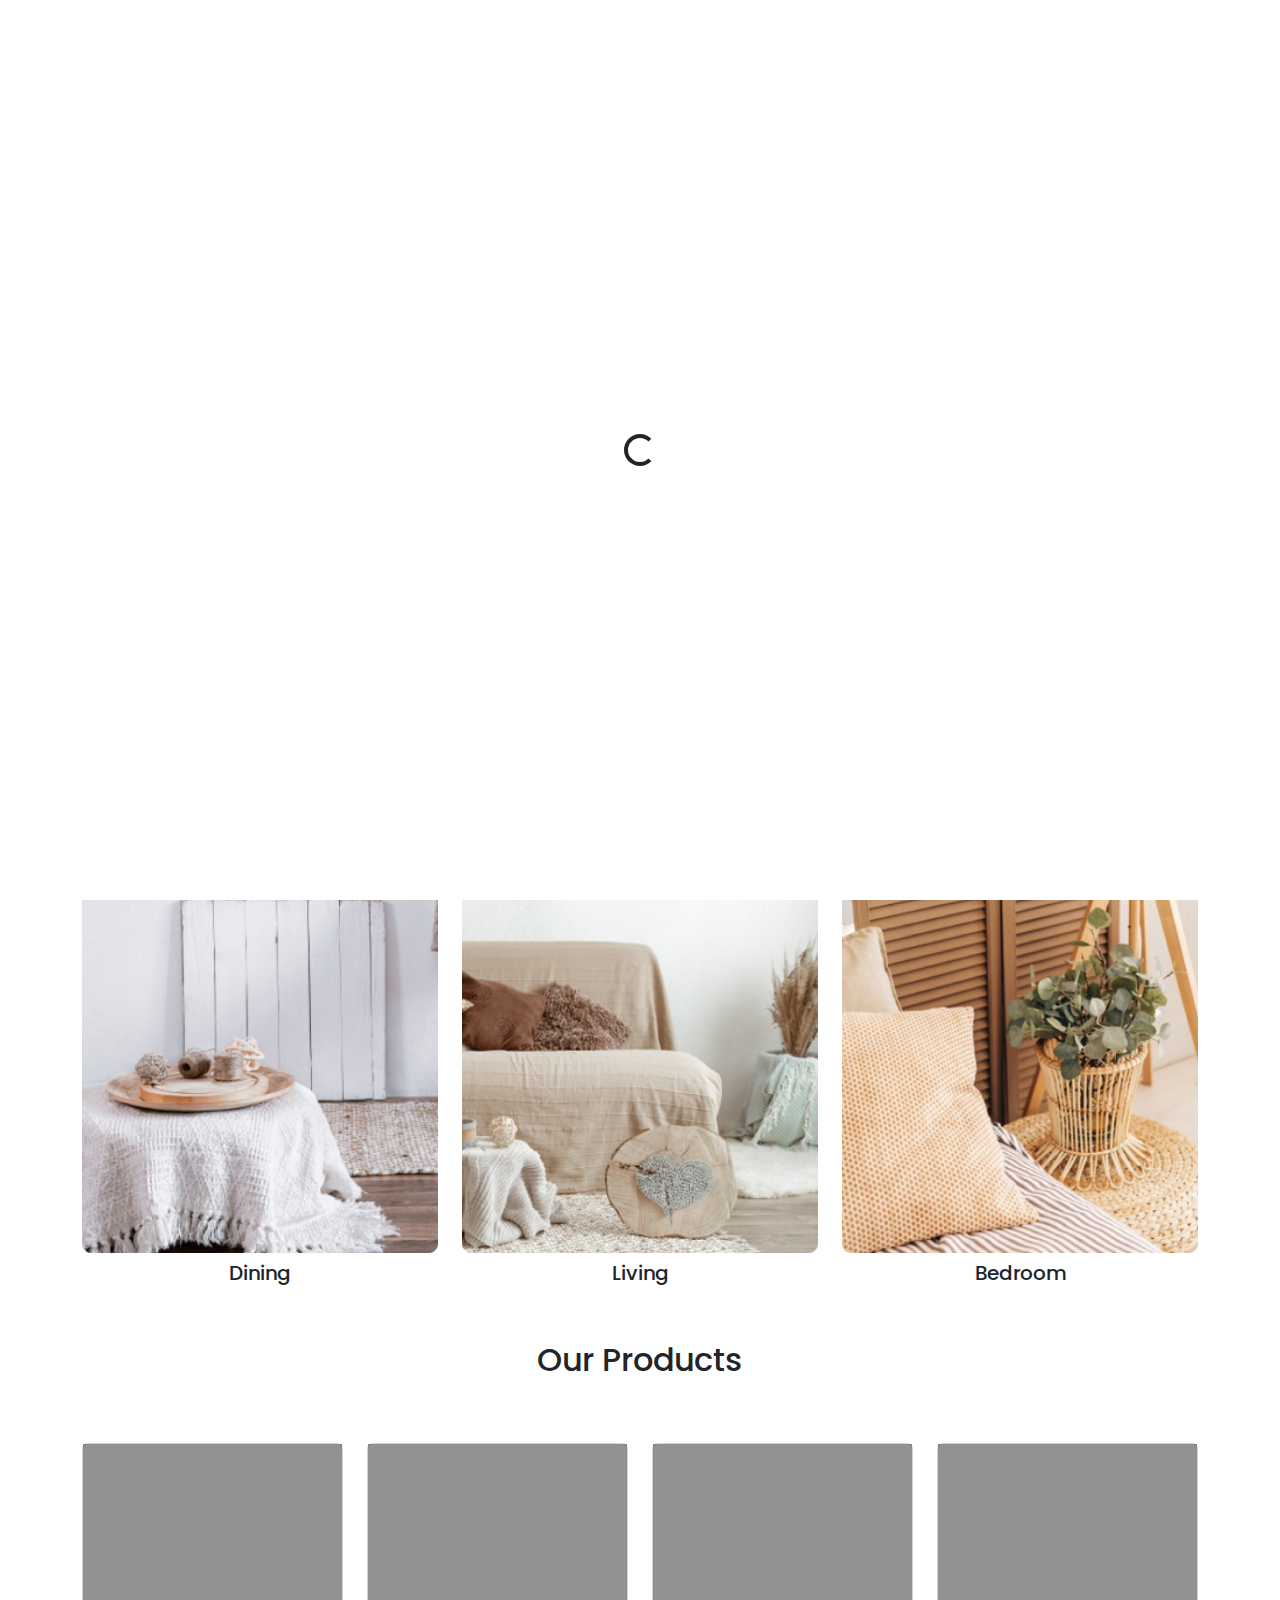
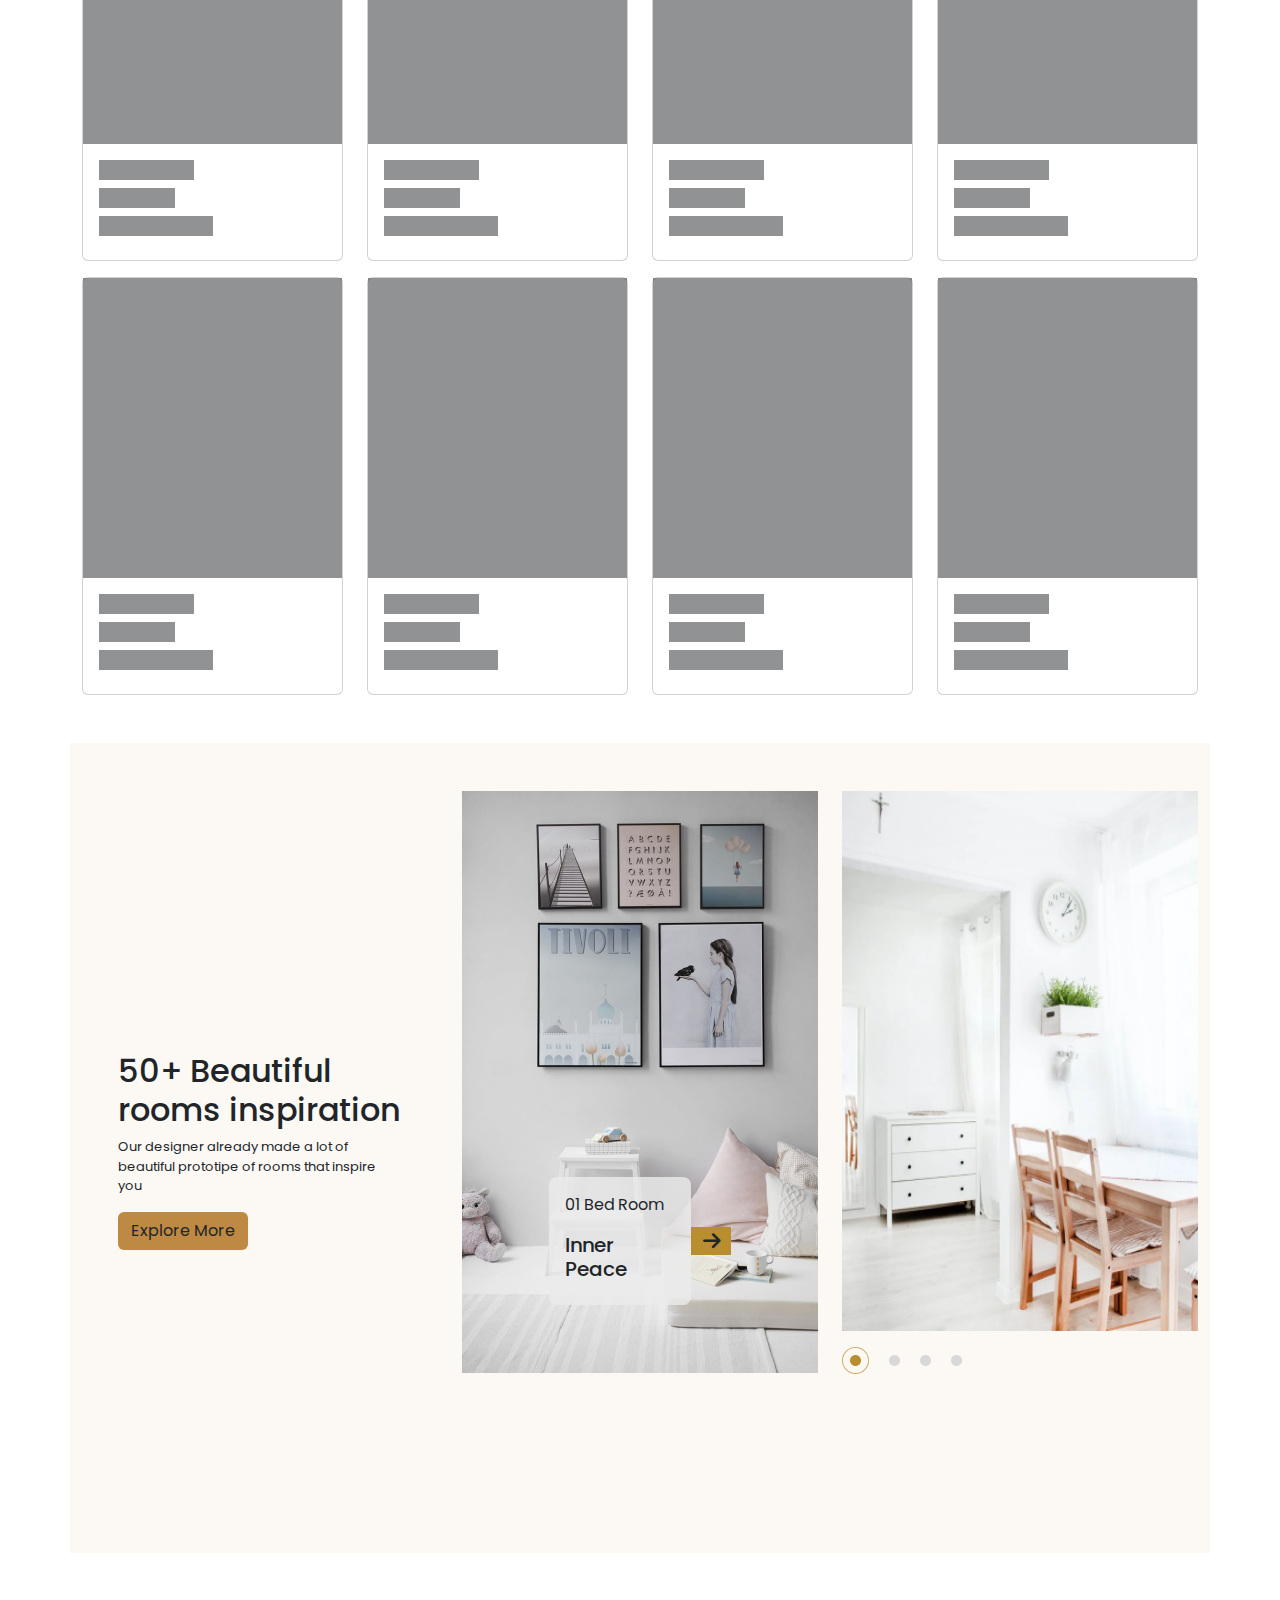
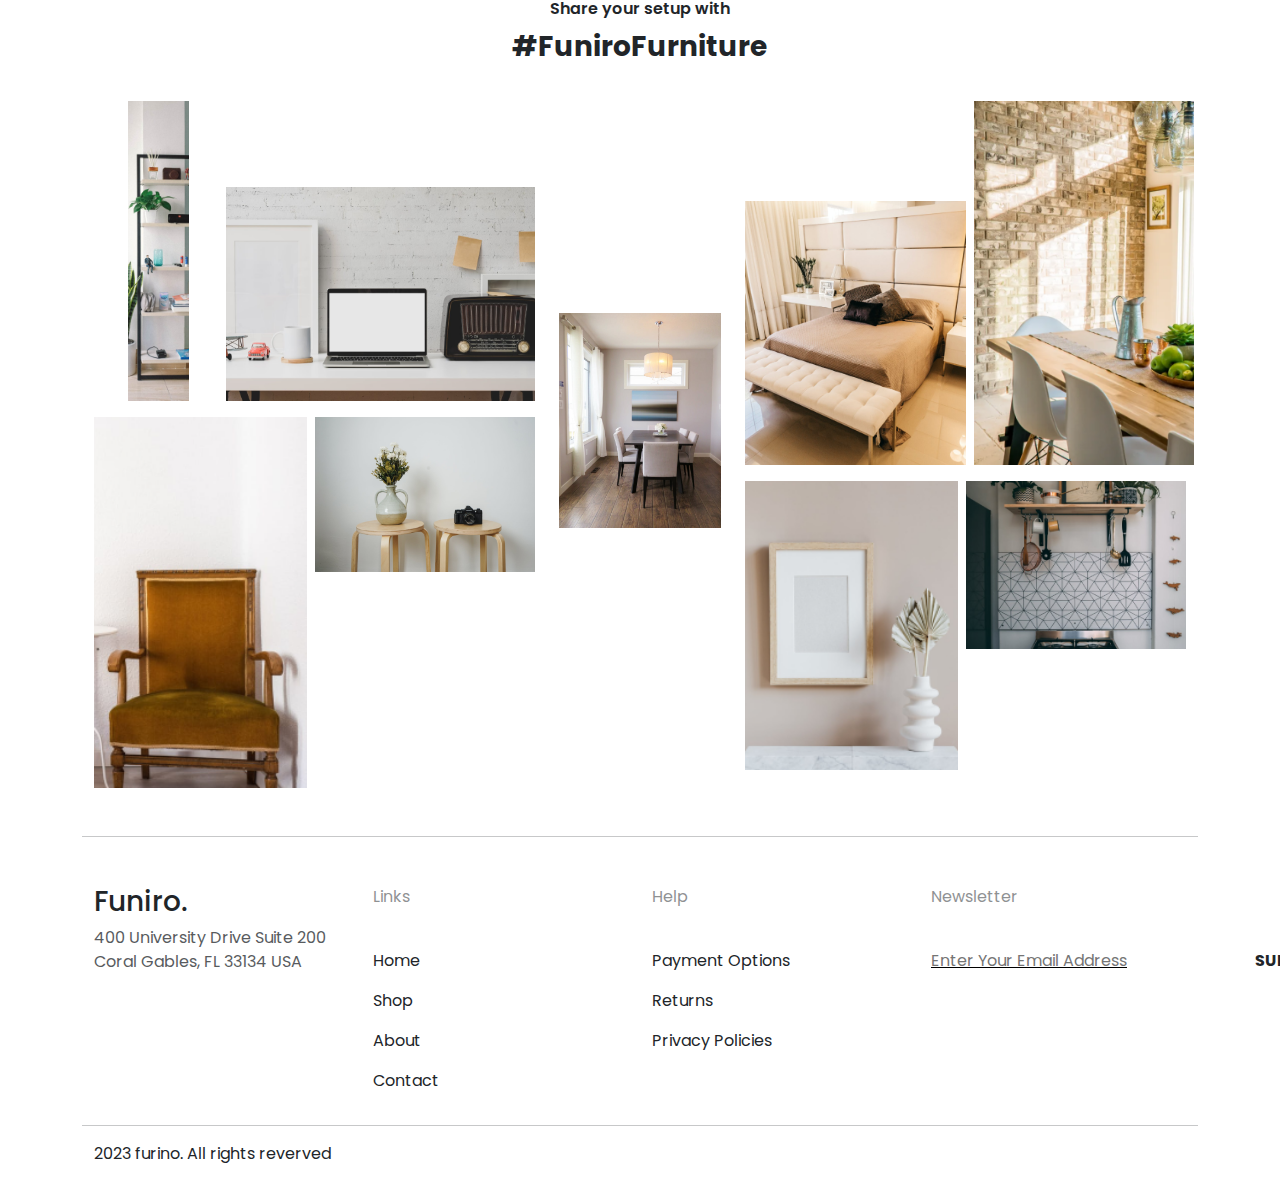
<file: Home/index.html>
<!doctype html>
<html lang="en">

<head>
  <meta charset="utf-8">
  <meta name="viewport" content="width=device-width, initial-scale=1">
  <title>E Commerce</title>
  <link rel="stylesheet" href="style.css">
  <link rel="stylesheet" href="https://cdnjs.cloudflare.com/ajax/libs/font-awesome/6.7.2/css/all.min.css"
    integrity="sha512-Evv84Mr4kqVGRNSgIGL/F/aIDqQb7xQ2vcrdIwxfjThSH8CSR7PBEakCr51Ck+w+/U6swU2Im1vVX0SVk9ABhg=="
    crossorigin="anonymous" referrerpolicy="no-referrer" />
  <link href="https://cdn.jsdelivr.net/npm/bootstrap@5.3.3/dist/css/bootstrap.min.css" rel="stylesheet"
    integrity="sha384-QWTKZyjpPEjISv5WaRU9OFeRpok6YctnYmDr5pNlyT2bRjXh0JMhjY6hW+ALEwIH" crossorigin="anonymous">
</head>

<body>
  <div id="loading-state" class="loading" >
    <div class="spinner-border"   role="status">
      <span class="visually-hidden">Loading...</span>
    </div>
  </div>
   <nav class="navbar navbar-expand-lg">
    <div class="container">
      <img class="imgg" src="./images/Frame 168.png" alt="">
      <button class="navbar-toggler" type="button" data-bs-toggle="collapse" data-bs-target="#navbarSupportedContent"
        aria-controls="navbarSupportedContent" aria-expanded="false" aria-label="Toggle navigation">
        <span class="navbar-toggler-icon"></span>
      </button>
      <div class="collapse navbar-collapse" id="navbarSupportedContent">
        <ul class="navbar-nav mx-auto d-flex gap-3 mb-2 mb-lg-0">
          <li class="nav-item">
            <a class="nav-link active" aria-current="page" href="http://127.0.0.1:5500/Home/index.html">Home</a>
          </li>
          <li class="nav-item">
            <a class="nav-link active" aria-current="page" href="http://127.0.0.1:5500/SHOP/shop.html">Shop</a>
          </li>
          <li class="nav-item">
            <a class="nav-link active" aria-current="page" href="#">About</a>
          </li>
          <li class="nav-item">
            <a class="nav-link active" aria-current="page" href="http://127.0.0.1:5500/Contact/Contact.html">Contect</a>
          </li>
        </ul>
        <form class="d-flex gap-4" role="search">
          <i class="fa-regular fa-user" id="userinput"></i>
          <i class="fa-solid fa-magnifying-glass"></i>
          <i class="fa-regular fa-heart"></i>
          <i class="fa-solid fa-bars"></i>
        </form>
      </div>
    </div>
  </nav>


  <div class=" bg_img">

    <div class="d-flex justify-content-end align-items-end h-100">
      <div class="cart1">
        <p style="font-size: 13px;">New Arrival</p>
        <h4 style="color: #be8943;">Discover Our <br> New Collection</h4>
        <p style="font-size: 10px;">Lorem ipsum dolor sit amet, consectetur adipiscing elit. Ut elit tellus, luctus
          nec ullamcorper mattis.</p>
        <button class="btn" style="background-color: orange;">BUY NOW</button>
      </div>
    </div>
  </div>

  <div class="container">
    <div class="row mt-5">
      <div class="col-lg-12 mt-5">
        <div class="text-center">
          <b>Browse The Range</b>
          <p>Lorem ipsum dolor sit amet, consectetur adipiscing elit.</p>
        </div>
      </div>
    </div>
  </div>

  <div class="container">
    <div class="row">
      <div class="col-sm-12 col-md-6 col-lg-4 mt-5">
        <div>
          <img style="width: 100%;" src="./images/Mask Group (1).png" alt="">
          <h5 class="text-center mt-2">Dining</h5>
        </div>
      </div>
      <div class="col-sm-12 col-md-6 col-lg-4 mt-5">
        <div>
          <img style="width: 100%;" src="./images/Image-living room (1).png" alt="">
          <h5 class="text-center mt-2">Living</h5>
        </div>
      </div>
      <div class="col-sm-12 col-md-6 col-lg-4 mt-5">
        <div>
          <img style="width: 100%;" src="./images/Mask Group (2).png" alt="">
          <h5 class="text-center mt-2">Bedroom</h5>
        </div>
      </div>
    </div>
  </div>

  <div class="mt-5 text-center fw-bolder">
    <h2>Our Products</h2>
  </div>


  <div class="container">
    <div class="row mt-5 "  id="loder-row">
      <div class="col-sm-12 col-md-6 col-lg-3 mt-3">
        <div class="card" aria-hidden="true">
          <div class=" placeholder placeholder-glow col-12" style="height: 300px;" ></div>
          <div class="card-body">
            <h5 class="card-title placeholder-glow d-flex " style="flex-direction: column; gap: 0.5rem;" >
              <span class="placeholder col-5"></span>
              <span class="placeholder col-4"></span>
              <span class="placeholder col-6"></span>
            </h5>
          </div>

        </div>
      </div>
      <div class="col-sm-12 col-md-6 col-lg-3 mt-3">
        <div class="card" aria-hidden="true">
          <div class=" placeholder placeholder-glow col-12" style="height: 300px;" ></div>
          <div class="card-body">
            <h5 class="card-title placeholder-glow d-flex " style="flex-direction: column; gap: 0.5rem;" >
              <span class="placeholder col-5"></span>
              <span class="placeholder col-4"></span>
              <span class="placeholder col-6"></span>
            </h5>
          </div>

        </div>
      </div>
      <div class="col-sm-12 col-md-6 col-lg-3 mt-3">
        <div class="card" aria-hidden="true">
          <div class=" placeholder placeholder-glow col-12" style="height: 300px;" ></div>
          <div class="card-body">
            <h5 class="card-title placeholder-glow d-flex " style="flex-direction: column; gap: 0.5rem;" >
              <span class="placeholder col-5"></span>
              <span class="placeholder col-4"></span>
              <span class="placeholder col-6"></span>
            </h5>
          </div>

        </div>
      </div>
      <div class="col-sm-12 col-md-6 col-lg-3 mt-3">
        <div class="card" aria-hidden="true">
          <div class=" placeholder placeholder-glow col-12" style="height: 300px;" ></div>
          <div class="card-body">
            <h5 class="card-title placeholder-glow d-flex " style="flex-direction: column; gap: 0.5rem;" >
              <span class="placeholder col-5"></span>
              <span class="placeholder col-4"></span>
              <span class="placeholder col-6"></span>
            </h5>
          </div>

        </div>
      </div>
      <div class="col-sm-12 col-md-6 col-lg-3 mt-3">
        <div class="card" aria-hidden="true">
          <div class=" placeholder placeholder-glow col-12" style="height: 300px;" ></div>
          <div class="card-body">
            <h5 class="card-title placeholder-glow d-flex " style="flex-direction: column; gap: 0.5rem;" >
              <span class="placeholder col-5"></span>
              <span class="placeholder col-4"></span>
              <span class="placeholder col-6"></span>
            </h5>
          </div>

        </div>
      </div>
      <div class="col-sm-12 col-md-6 col-lg-3 mt-3">
        <div class="card" aria-hidden="true">
          <div class=" placeholder placeholder-glow col-12" style="height: 300px;" ></div>
          <div class="card-body">
            <h5 class="card-title placeholder-glow d-flex " style="flex-direction: column; gap: 0.5rem;" >
              <span class="placeholder col-5"></span>
              <span class="placeholder col-4"></span>
              <span class="placeholder col-6"></span>
            </h5>
          </div>

        </div>
      </div>
      <div class="col-sm-12 col-md-6 col-lg-3 mt-3">
        <div class="card" aria-hidden="true">
          <div class=" placeholder placeholder-glow col-12" style="height: 300px;" ></div>
          <div class="card-body">
            <h5 class="card-title placeholder-glow d-flex " style="flex-direction: column; gap: 0.5rem;" >
              <span class="placeholder col-5"></span>
              <span class="placeholder col-4"></span>
              <span class="placeholder col-6"></span>
            </h5>
          </div>

        </div>
      </div>
      <div class="col-sm-12 col-md-6 col-lg-3 mt-3">
        <div class="card" aria-hidden="true">
          <div class=" placeholder placeholder-glow col-12" style="height: 300px;" ></div>
          <div class="card-body">
            <h5 class="card-title placeholder-glow d-flex " style="flex-direction: column; gap: 0.5rem;" >
              <span class="placeholder col-5"></span>
              <span class="placeholder col-4"></span>
              <span class="placeholder col-6"></span>
            </h5>
          </div>

        </div>
      </div>
      </div>
      </div>


  <!-- <div class="container">
    <div class="row mt-5">
      <div class="col-sm-12 col-md-6 col-lg-3 mt-5">
        <div class="position-relative overflow-hidden hoverclass">
          <img width="100%" src="./images/Images (4).png" alt="">
          <div style="background-color: #be894316; padding: 5px;">
            <h5>Grifo</h5>
            <p>Night lamp</p>
            <p>Rp 1.500.000</p>
          </div>
          <div class="blurr1">
            <div style="display: flex; justify-content: end; align-items: end; height: 40vh;">
              <div class="backk1">
                <button class="blackbtn1">Add to cart</button>
                <div class="d-flex gap-4 me-4 mt-3">
                  <div class="d-flex gap-1 text-light">
                    <i class="fa-solid fa-share-nodes fa-shake mt-1"></i>
                    <p>Share</p>
                  </div>
                  <div class="d-flex gap-1 text-light">
                    <i class="fa-solid fa-right-left mt-1"></i>
                    <p>Compare</p>
                  </div>
                  <div class="d-flex gap-1 text-light">
                    <i class="fa-regular fa-heart mt-1"></i>
                    <p>Like</p>
                  </div>
                </div>
              </div>
            </div>
          </div>
        </div>
      </div>

      <div class="col-sm-12 col-md-6 col-lg-3 mt-5">
        <div class="position-relative overflow-hidden hoverclass">
          <div class="position-relative">
            <img width="100%" src="./images/Images (2).png" alt="">
            <div class="rajj">new</div>
          </div>
          <div style="background-color: #be894316; padding: 5px;">
            <p><b>Muggo</b></p>
            <p>Small mug</p>
            <p>Rp 150.000</p>
          </div>
          <div class="blurr1">
            <div style="display: flex; justify-content: end; align-items: end; height: 40vh;">
              <div class="backk1">
                <button class="blackbtn1">Add to cart</button>
                <div class="d-flex gap-4 me-4 mt-3">
                  <div class="d-flex gap-1 text-light">
                    <i class="fa-solid fa-share-nodes fa-shake mt-1"></i>
                    <p>Share</p>
                  </div>
                  <div class="d-flex gap-1 text-light">
                    <i class="fa-solid fa-right-left mt-1"></i>
                    <p>Compare</p>
                  </div>
                  <div class="d-flex gap-1 text-light">
                    <i class="fa-regular fa-heart mt-1"></i>
                    <p>Like</p>
                  </div>
                </div>
              </div>
            </div>
          </div>
        </div>
      </div>

      <div class="col-sm-12 col-md-6 col-lg-3 mt-5">
        <div class="position-relative overflow-hidden hoverclass">
          <div class="position-relative">
            <img width="100%" src="./images/Images.png" alt="">
            <div class="raj">-50%</div>
          </div>
          <div style="background-color: #be894316; padding: 5px;">
            <p><b>Pingky</b></p>
            <p>Cute bed set</p>
            <div class="d-flex gap-2">
              <p>Rp 7.000.000
              </p>
              <p class="opacity-50">Rp 14.000.000</p>
            </div>
          </div>
          <div class="blurr1">
            <div style="display: flex; justify-content: end; align-items: end; height: 40vh;">
              <div class="backk1">
                <button class="blackbtn1">Add to cart</button>
                <div class="d-flex gap-4 me-4 mt-3">
                  <div class="d-flex gap-1 text-light">
                    <i class="fa-solid fa-share-nodes fa-shake mt-1"></i>
                    <p>Share</p>
                  </div>
                  <div class="d-flex gap-1 text-light">
                    <i class="fa-solid fa-right-left mt-1"></i>
                    <p>Compare</p>
                  </div>
                  <div class="d-flex gap-1 text-light">
                    <i class="fa-regular fa-heart mt-1"></i>
                    <p>Like</p>
                  </div>
                </div>
              </div>
            </div>
          </div>
        </div>
      </div>

      <div class="col-sm-12 col-md-6 col-lg-3 mt-5">
        <div class="position-relative overflow-hidden hoverclass">
          <div class="position-relative">
            <img width="100%" src="./images/Images (2).png" alt="">
            <div class="rajj">new</div>
          </div>
          <div style="background-color: #be894316; padding: 5px;">
            <p><b>Potty</b></p>
            <p>Minimalist flower pot</p>
            <p>Rp 500.000 </p>
          </div>

          <div class="blurr1">
            <div style="display: flex; justify-content: end; align-items: end; height: 40vh;">
              <div class="backk1">
                <button class="blackbtn1">Add to cart</button>
                <div class="d-flex gap-4 me-4 mt-3">
                  <div class="d-flex gap-1 text-light">
                    <i class="fa-solid fa-share-nodes fa-shake mt-1"></i>
                    <p>Share</p>
                  </div>
                  <div class="d-flex gap-1 text-light">
                    <i class="fa-solid fa-right-left mt-1"></i>
                    <p>Compare</p>
                  </div>
                  <div class="d-flex gap-1 text-light">
                    <i class="fa-regular fa-heart mt-1"></i>
                    <p>Like</p>
                  </div>
                </div>
              </div>
            </div>
          </div>
        </div>
      </div>

      <div class="d-flex justify-content-center align-items-center">
        <button class="blackbtn1 mx-auto">Show More</button>
      </div>
    </div>
  </div> -->

  <div class="container">
    <div class="row mt-5 hiwhy" style="background-color: #FCF8F3;">

      <div class="col-sm-12 col-md-6 col-lg-4 mt-5 ">
        <div class="colll">
          <div class="firstcol">
            <h2>50+ Beautiful rooms
              inspiration</h2>
            <p style="font-size: 13px;">Our designer already made a lot of beautiful prototipe of rooms that inspire you
            </p>
            <button class="btn" style="background-color: #be8943;">Explore More</button>
          </div>
        </div>
      </div>
      <div class="col-sm-12 col-md-6 col-lg-4 mt-5 ">
        <div>
          <div class="back-img">
            <div class="white p-3 rounded-3">
              <p>01
                Bed Room</p>
              <h5>Inner Peace</h5>
            </div>
            <div class="arrow">
              <i class="fa-solid fa-arrow-right fs-5 ms-2 p-1"></i>
            </div>
          </div>
        </div>
      </div>
      <div class="col-sm-12 col-md-6 col-lg-4 mt-5 ">
        <div>
          <img class="f3" src="./images/Rectangle 25.png" alt="">
        </div>
        <div class="mt-3">
          <img src="./images/Indicator.png" alt="">
        </div>
      </div>
    </div>

    <section>
      <div class="container-fluid mt-5">
        <div class="text-center lh-1">
          <p class="fw-semibold">Share your setup with</p>
          <p class="fs-3 fw-bold">#FuniroFurniture</p>
        </div>
        <div class="row">
          <div class="col-sm-12 col-md-12 col-lg-5 mt-4 overflow-hidden">
            <div>
              <div class="d-flex w-100 gap-1 align-items-end rns12">
                <img width="100%" height="300vh" style="object-fit: contain;" src="./images/Rectangle 36 (1).png"
                  alt="">
                <img width="70%" height="50%" style="object-fit: cover;" src="./images/Rectangle 38 (1).png" alt="">
              </div>
              <div class="d-flex w-100 gap-2 mt-3">
                <img width="50%" style="object-fit: cover;" src="./images/Rectangle 37.png" alt="">
                <img width="50%" height="100%" style="object-fit: cover;" src="./images/Rectangle 39.png" alt="">
              </div>
            </div>

          </div>
          <div class="col-sm-12 col-md-8 col-lg-2 mt-4 d-flex align-items-center justify-content-center mb-5">
            <div class="" style="width: 100%;">
              <img width="100%" height="100%" src="./images/Rectangle 40.png" alt="">
            </div>
          </div>
          <div class="col-sm-12 col-md-12 col-lg-5 mt-4">
            <div class="d-flex gap-2 align-items-end" style="width: 100%;">
              <img width="50%" height="100%" src="./images/Rectangle 43 (1).png" alt="">
              <img width="50%" height="100%" src="./images/Rectangle 45 (1).png" alt="">
            </div>
            <div class="d-flex gap-2" style="width: 100%;">
              <img width="50%" height="100%" class="mt-3" src="./images/Rectangle 41 (1).png" alt="">
              <img width="50%" height="70%" class="mt-3" src="./images/Rectangle 44 (1).png" alt="">
            </div>
          </div>
        </div>
      </div>
    </section>
    <hr class="mt-5">

    <div class="container">
      <div class="row mt-5">
        <div class="col-sm-12 col-md-6 col-lg-3">
          <div>
            <h3>Funiro.</h3>
            <p class="opacity-75" style="font-size: 16px;">400 University Drive Suite 200 Coral Gables,
              FL 33134 USA</p>
          </div>
        </div>
        <div class="col-sm-12 col-md-6 col-lg-3">
          <div>
            <p class="opacity-50">Links</p><br>
            <p>Home</p>
            <p>Shop</p>
            <p>About</p>
            <p>Contact</p>
          </div>
        </div>
        <div class="col-sm-12 col-md-6 col-lg-3">
          <div>
            <p class="opacity-50">Help</p><br>
            <p>Payment Options</p>
            <p>Returns</p>
            <p>Privacy Policies</p>
          </div>
        </div>
        <div class="col-sm-12 col-md-6 col-lg-3">
          <p class="opacity-50">Newsletter</p><br>
          <div class="d-flex gap-2 tyr">
            <input type="Email" placeholder="Enter Your Email Address">
            <b>SUBSCRIBE</b>
          </div>
        </div>
      </div>
    </div>
    <hr>
    <div class="container">
      <p>2023 furino. All rights reverved</p>
    </div>
</body>
<script src="https://cdn.jsdelivr.net/npm/bootstrap@5.3.3/dist/js/bootstrap.bundle.min.js"
  integrity="sha384-YvpcrYf0tY3lHB60NNkmXc5s9fDVZLESaAA55NDzOxhy9GkcIdslK1eN7N6jIeHz" crossorigin="anonymous"></script>
  <script src="./script.js"></script>

</html>
</file>
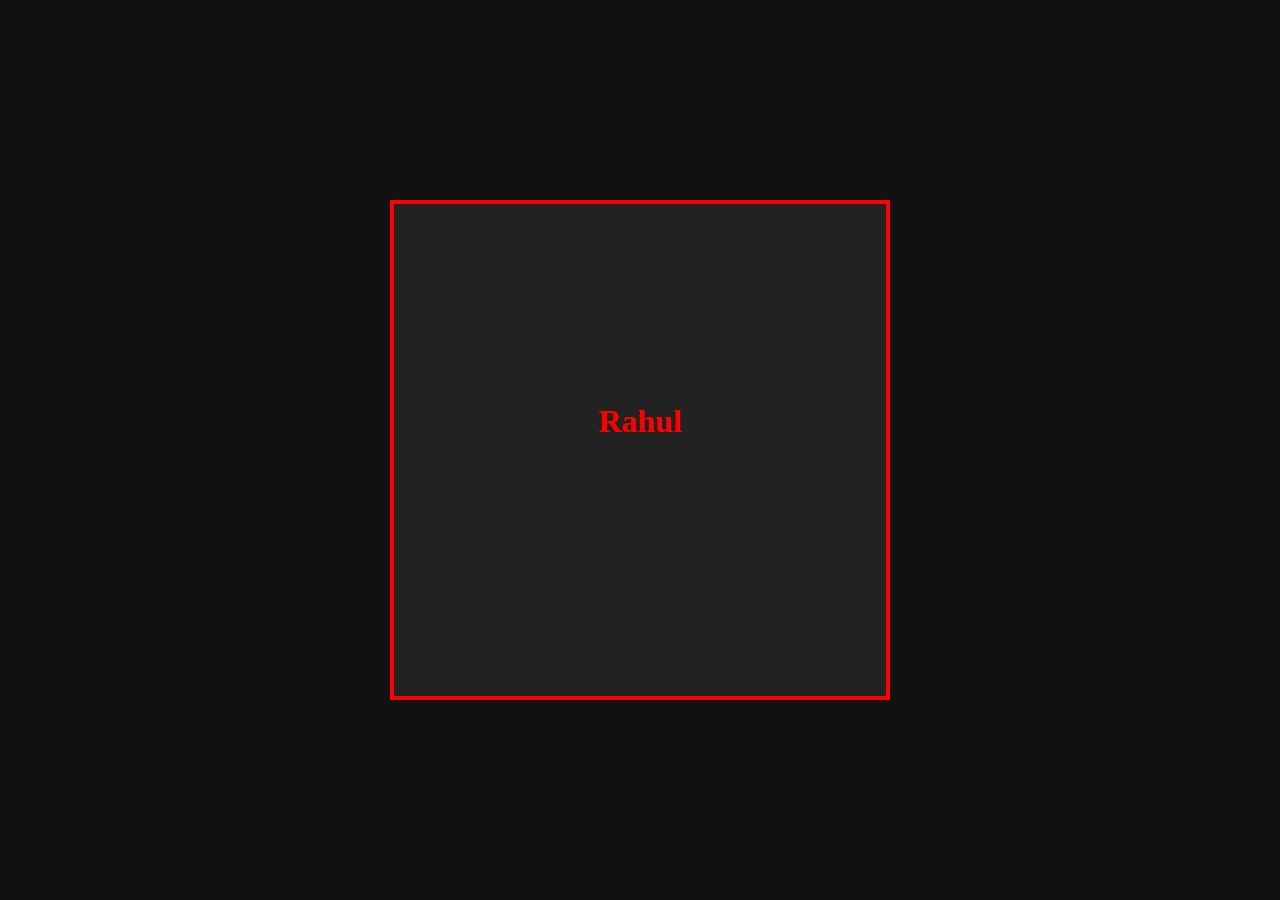
<file: raj.html>
<!DOCTYPE html>
<html lang="en">
<head>
  <style>
    body {
      margin: 0;
      height: 100vh;
      background: #111;
      display: flex;
      justify-content: center;
      align-items: center;
    }

    .box {
      width: 500px;
      height: 500px;
      position: relative;
      background-color: #222;
      overflow: hidden;
    }

    /* Red moving border */
    .box::before {
      content: '';
      position: absolute;
      top: 0;
      left: 0;
      width: 100%;
      height: 100%;
      border: 4px solid red;
      box-sizing: border-box;
      animation: moveBorder 0.2s linear infinite;
    }
    .box h1 {
        color: red;
        display: flex;
        justify-content: center;
        align-items: center;
        height: 80%;
    }

    @keyframes moveBorder {
      0% {
        top: 0;
        left: 0;
        width: 100%;
        height: 100%;
      }
      25% {
        top: 0;
        left: 100%;
        width: 0;
        height: 100%;
      }
      50% {
        top: 100%;
        left: 100%;
        width: 0;
        height: 0;
      }
      75% {
        top: 100%;
        left: 0;
        width: 100%;
        height: 0;
      }
      100% {
        top: 0;
        left: 0;
        width: 100%;
        height: 100%;
      }
    }
  </style>
</head>
<body>
  <div class="box">
    <h1>Rahul</h1>
  </div>
</body>
</html>
</file>
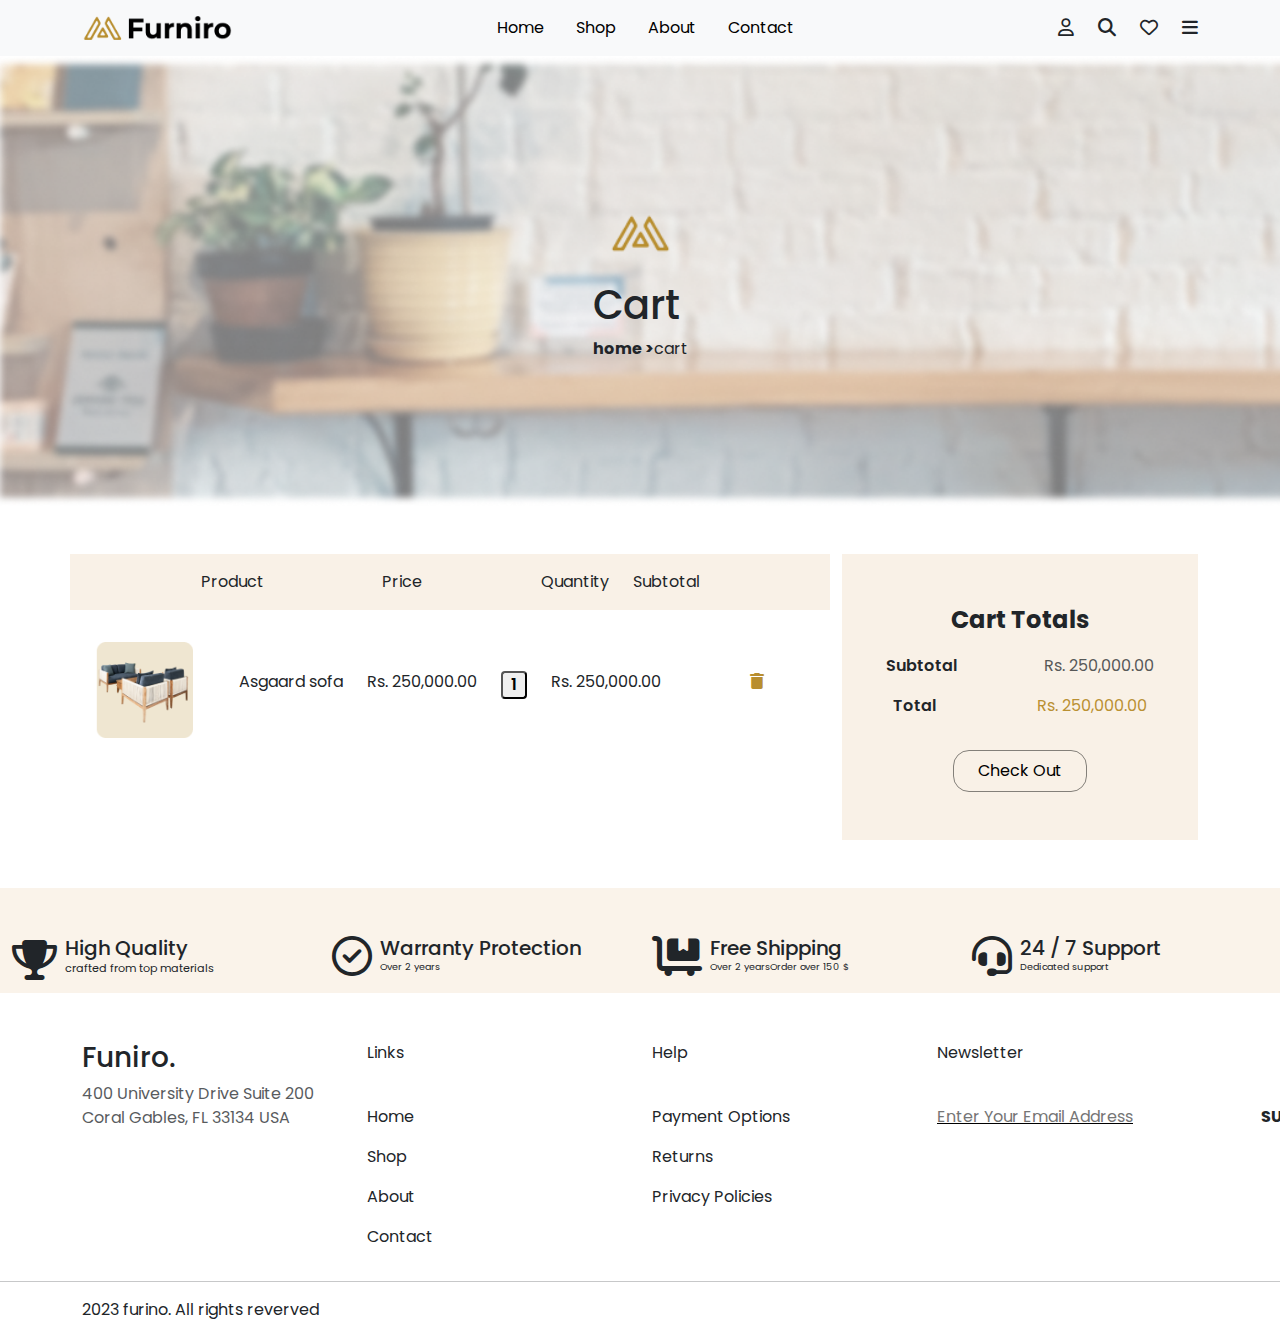
<file: CART/cart.html>
<!doctype html>
<html lang="en">

<head>
  <meta charset="utf-8">
  <meta name="viewport" content="width=device-width, initial-scale=1">
  <title>Bootstrap demo</title>
  <link rel="stylesheet" href="cart.css">
  <link rel="stylesheet" href="https://cdnjs.cloudflare.com/ajax/libs/font-awesome/6.7.2/css/all.min.css"
    integrity="sha512-Evv84Mr4kqVGRNSgIGL/F/aIDqQb7xQ2vcrdIwxfjThSH8CSR7PBEakCr51Ck+w+/U6swU2Im1vVX0SVk9ABhg=="
    crossorigin="anonymous" referrerpolicy="no-referrer" />
  <link href="https://cdn.jsdelivr.net/npm/bootstrap@5.3.3/dist/css/bootstrap.min.css" rel="stylesheet"
    integrity="sha384-QWTKZyjpPEjISv5WaRU9OFeRpok6YctnYmDr5pNlyT2bRjXh0JMhjY6hW+ALEwIH" crossorigin="anonymous">
</head>
<body>

  <nav class="navbar navbar-expand-lg bg-body-tertiary">
    <div class="container">
      <img width="150px" src="./images/Frame 168.png" alt="Logo">
      <button class="navbar-toggler" type="button" data-bs-toggle="collapse" data-bs-target="#navbarSupportedContent"
        aria-controls="navbarSupportedContent" aria-expanded="false" aria-label="Toggle navigation">
        <span class="navbar-toggler-icon"></span>
      </button>
      <div class="collapse navbar-collapse" id="navbarSupportedContent">
        <ul class="navbar-nav mx-auto d-flex gap-3 mb-2 mb-lg-0">
          <li class="nav-item">
            <a class="nav-link active" aria-current="page" href="#">Home</a>
          </li>
          <li class="nav-item">
            <a class="nav-link active" aria-current="page" href="#">Shop</a>
          </li>
          <li class="nav-item">
            <a class="nav-link active" aria-current="page" href="#">About</a>
          </li>
          <li class="nav-item">
            <a class="nav-link active" aria-current="page" href="#">Contact</a>
          </li>
        </ul>
        <form class="d-flex gap-4" role="search">
          <i class="fa-regular fa-user" style="font-size: 18px;"></i>
          <i class="fa-solid fa-magnifying-glass" style="font-size: 18px;"></i>
          <i class="fa-regular fa-heart" style="font-size: 18px;"></i>
          <i class="fa-solid fa-bars" style="font-size: 18px;"></i>
        </form>
      </div>
    </div>
  </nav>
 
    <div class="bgcart">
      <div class="">
        <div class="front">
          <img width="100%" src="./images/Meubel House_Logos-05 (1).png" alt="">
        </div>
        <div>
          <h1>Cart</h1>
          <p><span class="fw-bold">home ></span>cart</p>
        </div>
      </div>
    </div>  

    <section>
      <div class="container mt-5">
          <div class="row">
              <div class="col-sm-12 col-md-8 col-lg-8">
                  <div>
                      <div class="row align-items-center justify-content-center">
                          <div class="d-flex pt-3 align-items-center justify-content-evenly"
                              style="background-color: #f9f1e7;">
                              <p>Product</p>
                              <p>Price</p>
                              <div class="d-flex gap-4">
                                  <p>Quantity</p>
                                  <p>Subtotal</p>
                              </div>
                          </div>
                          <div class="row mt-4">
                              <div class="col-sm-12 col-md-6 col-lg-2">
                                  <div class="back rounded-2 py-2" style="width: 100%;">
                                      <img width="100%" src="./images/Group 146 (1).png" alt="">
                                  </div>
                              </div>
                              <div
                                  class="col-sm-12 col-md-6 col-lg-8 d-flex align-items-center justify-content-center">
                                  <div class="d-flex justify-content-evenly gap-4 align-items-center">
                                      <p>Asgaard sofa</p>
                                      <p>Rs. 250,000.00</p>
                                      <button class="button2 px-2 fw-semibold rounded-1"
                                          style="margin-top: -10px;">1</button>
                                      <p>Rs. 250,000.00</p>
                                  </div>
                              </div>
                              <div
                                  class="col-sm-12 col-md-6 col-lg-2 d-flex align-items-center justify-content-center">
                                  <p><i class="fa-solid fa-trash" style="color: #b88e2f;"></i></p>
                              </div>
                          </div>
                      </div>
                  </div>
              </div>
              <div class="col-sm-12 col-md-4 col-lg-4">
                  <div class="text-center py-5" style="background-color: #f9f1e7;">
                      <p class="fw-bold fs-4">Cart Totals</p>
                      <div class="d-flex align-items-center justify-content-around">
                          <p class="fw-semibold">Subtotal</p>
                          <p class="opacity-75">Rs. 250,000.00</p>
                      </div>
                      <div class="d-flex align-items-center justify-content-around">
                          <p class="fw-semibold">Total</p>
                          <p style="color: #ba9033;">Rs. 250,000.00</p>
                      </div>
                      <button class="mt-3 py-2 px-4 bg-transparent rounded-4"
                          style="border: 1.5px solid #84807a;">Check Out</button>
                  </div>
              </div>
          </div>
      </div>
  </section>

    <div class="container-fluid mt-5" style="background-color: #faf3ea;">
      <div class="row mt-5">
        <div class="col-sm-12 col-md-6 col-lg-3 mt-5">
          <div class="d-flex gap-2 " style="width: 100%;">
            <i class="fa-solid fa-trophy fa-2xl fs-1 mt-4"></i>
            <div>
              <h5 class="mb-0">High Quality</h5>
              <p style="font-size: 0.7rem;">crafted from top materials</p>
            </div>
          </div>
        </div>
        <div class="col-sm-12 col-md-6 col-lg-3 mt-5">
          <div class="d-flex gap-2" style="width: 100%;">
            <i class="fa-regular fa-circle-check fs-1 mt-"></i>
            <div>
              <h5 class="mb-0">Warranty Protection</h5>
              <p style="font-size: 0.6rem;">Over 2 years</p>
            </div>
          </div>
        </div>
        <div class="col-sm-12 col-md-6 col-lg-3 mt-5">
          <div>
            <div class="d-flex gap-2" style="width: 100%;"> 
              <i class="fa-solid fa-cart-flatbed fs-1"></i>
              <div>
                <h5 class="mb-0">Free Shipping</h5>
                <p style="font-size: 0.6rem;">Over 2 yearsOrder over 150 $</p>
              </div>
            </div>
          </div>
  
        </div>
        <div class="col-sm-12 col-md-6 col-lg-3 mt-5">
          <div class="d-flex gap-2" style="width: 100%;">
            <i class="fa-solid fa-headset fs-1"></i>
            <div>
              <h5 class="mb-0">24 / 7 Support</h5>
              <p style="font-size: 0.6rem;">Dedicated support</p>
            </div>
          </div>
        </div>
      </div>
    </div>


    <div class="container">
      <div class="row mt-5">
        <div class="col-sm-12 col-md-6 col-lg-3">
          <div>
            <h3>Funiro.</h3>
            <p class="opacity-75" style="font-size: 16px;">400 University Drive Suite 200 Coral Gables,
              FL 33134 USA</p>
          </div>
        </div>
        <div class="col-sm-12 col-md-6 col-lg-3">
          <div>
            <p>Links</p><br>
            <p>Home</p>
            <p>Shop</p>
            <p>About</p>
            <p>Contact</p>
          </div>
        </div>
        <div class="col-sm-12 col-md-6 col-lg-3">
          <div>
            <p>Help</p><br>
            <p>Payment Options</p>
            <p>Returns</p>
            <p>Privacy Policies</p>
          </div>
        </div>
        <div class="col-sm-12 col-md-6 col-lg-3">
          <p>Newsletter</p><br>
          <div class="d-flex gap-2 tyr">
            <input type="Email" placeholder="Enter Your Email Address">
            <b>SUBSCRIBE</b>
          </div>
        </div>
      </div>
    </div>
    <hr>
    <div class="container">
      <p>2023 furino. All rights reverved</p>
    </div>
    
</body>
<script src="https://cdn.jsdelivr.net/npm/bootstrap@5.3.3/dist/js/bootstrap.bundle.min.js"
  integrity="sha384-YvpcrYf0tY3lHB60NNkmXc5s9fDVZLESaAA55NDzOxhy9GkcIdslK1eN7N6jIeHz" crossorigin="anonymous"></script>

</html>
</file>
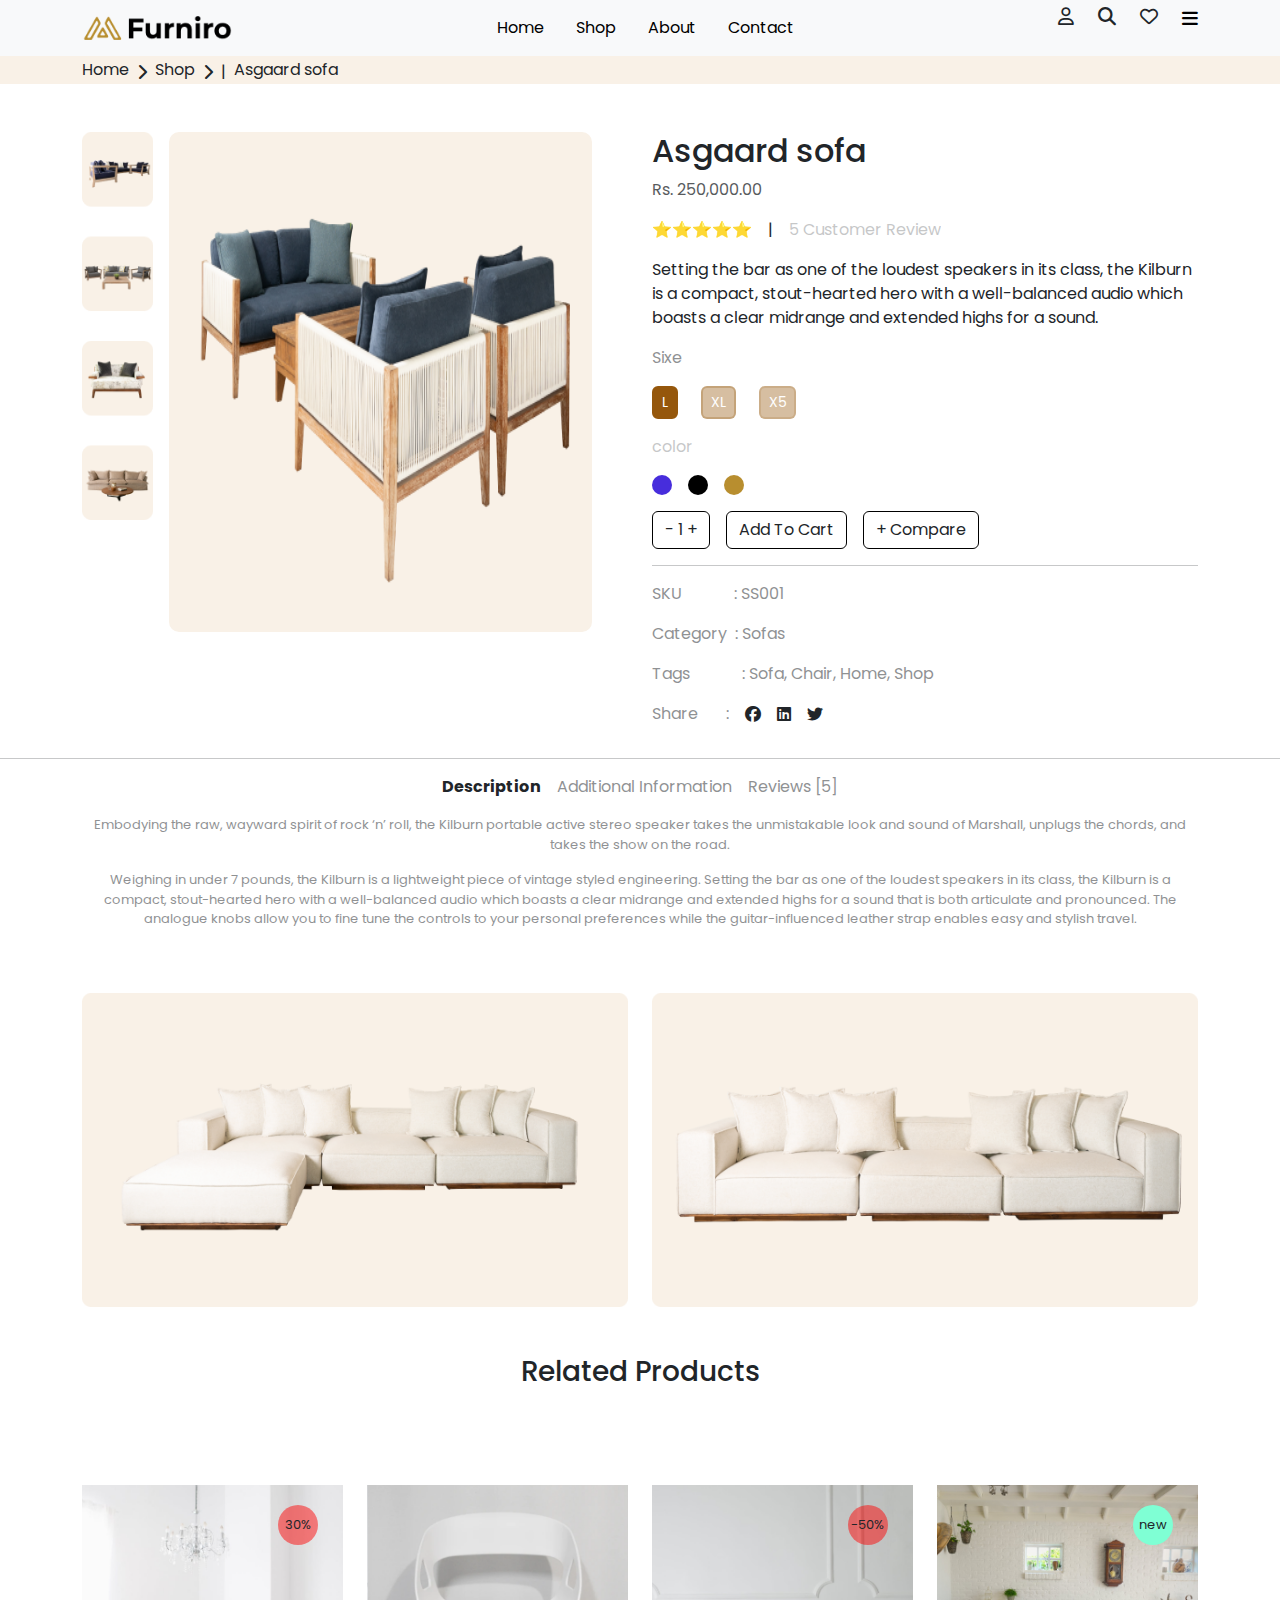
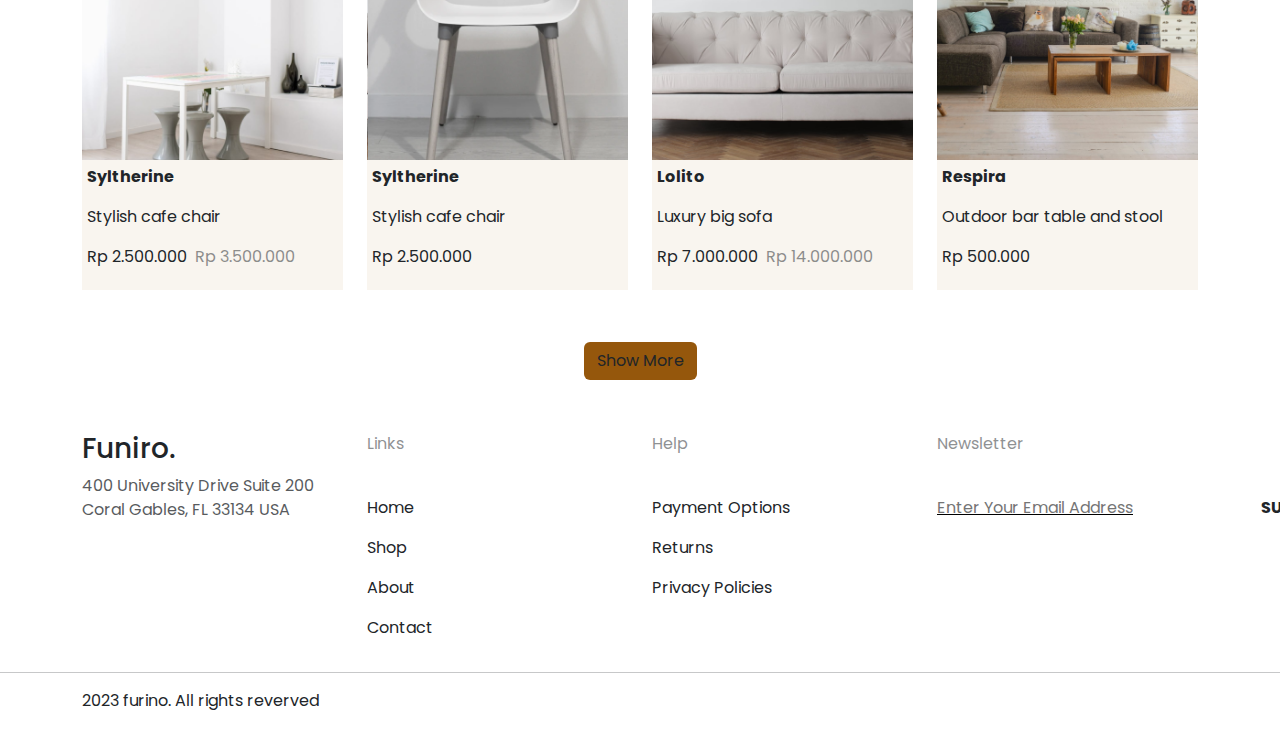
<file: Contact/Contact.html>
<!doctype html>
<html lang="en">

<head>
    <meta charset="utf-8">
    <meta name="viewport" content="width=device-width, initial-scale=1">
    <title>Bootstrap demo</title>
    <link rel="stylesheet" href="Contact.css">
    <link rel="stylesheet" href="https://cdnjs.cloudflare.com/ajax/libs/font-awesome/6.7.2/css/all.min.css"
        integrity="sha512-Evv84Mr4kqVGRNSgIGL/F/aIDqQb7xQ2vcrdIwxfjThSH8CSR7PBEakCr51Ck+w+/U6swU2Im1vVX0SVk9ABhg=="
        crossorigin="anonymous" referrerpolicy="no-referrer" />
    <link href="https://cdn.jsdelivr.net/npm/bootstrap@5.3.3/dist/css/bootstrap.min.css" rel="stylesheet"
        integrity="sha384-QWTKZyjpPEjISv5WaRU9OFeRpok6YctnYmDr5pNlyT2bRjXh0JMhjY6hW+ALEwIH" crossorigin="anonymous">
</head>

<body>
    <nav class="navbar navbar-expand-lg bg-body-tertiary">
        <div class="container">
            <img width="150px" src="./images/Frame 168.png" alt="Logo">
            <button class="navbar-toggler" type="button" data-bs-toggle="collapse"
                data-bs-target="#navbarSupportedContent" aria-controls="navbarSupportedContent" aria-expanded="false"
                aria-label="Toggle navigation">
                <span class="navbar-toggler-icon"></span>
            </button>
            <div class="collapse navbar-collapse" id="navbarSupportedContent">
                <ul class="navbar-nav mx-auto d-flex gap-3 mb-2 mb-lg-0">
                    <li class="nav-item">
                        <a class="nav-link active" aria-current="page" href="#">Home</a>
                    </li>
                    <li class="nav-item">
                        <a class="nav-link active" aria-current="page" href="#">Shop</a>
                    </li>
                    <li class="nav-item">
                        <a class="nav-link active" aria-current="page" href="#">About</a>
                    </li>
                    <li class="nav-item">
                        <a class="nav-link active" aria-current="page" href="#">Contact</a>
                    </li>
                </ul>
                <form class="d-flex gap-4" role="search">
                    <i class="fa-regular fa-user" style="font-size: 18px;"></i>
                    <i class="fa-solid fa-magnifying-glass" style="font-size: 18px;"></i>
                    <i class="fa-regular fa-heart" style="font-size: 18px;"></i> <button class="border-0" style="background-color: transparent;" type="button" data-bs-toggle="offcanvas" data-bs-target="#offcanvasRight"
                    aria-controls="offcanvasRight">
                    <p><i class="fa-solid fa-bars mb-0" style="font-size: 18px;"></i></p>
                </button>
                </form>

            </div>
        </div>
    </nav>



    
    <div class="" style="background-color: #f9f1e7;">
        <div class="d-flex gap-2 container align-items-center">
            <p class="mb-0" >Home</p>
            <i class="fa-solid fa-chevron-right mt-1 mb-0"></i>
            <p class="mb-0" >Shop</p>
            <i class="fa-solid fa-chevron-right mt-1 mb-0"></i>
            <p class="mb-0 mt-1">|</p>
            <p class="mb-0" >Asgaard sofa</p>
        </div>
    </div>


    <div class="container">
        <div class="row">
            <div class="col-sm-12 col-md-6 col-lg-6 mt-5">
                <div>
                    <div class="d-flex gap-3">
                        <img class="btnbtn" width="13%" height="100%" src="./images/Group 99.png" alt="">
                        <div class="contect1">
                            <img class="btnbtn1" width="100%" height="100%" src="./images/Asgaard sofa 3.png" alt="">
                        </div>
                    </div>
                </div>
            </div>
            <div class="col-sm-12 col-md-6 col-lg-6 mt-5">
                <div>
                    <h2>Asgaard sofa</h2>
                    <p class="opacity-75">Rs. 250,000.00</p>
                    <div class="d-flex gap-3">
                        <p>⭐⭐⭐⭐⭐</p> |
                        <p class="opacity-25">5 Customer Review</p>
                    </div>
                    <p>Setting the bar as one of the loudest speakers in its class, the Kilburn is a compact,
                        stout-hearted hero with a well-balanced audio which boasts a clear midrange and extended highs
                        for a sound.</p>
                    <p class="opacity-50">Sixe</p>
                    <nav aria-label="...">
                        <ul class="pagination pagination-sm d-flex gap-4 ram">
                            <li class="page-item active" aria-current="page">
                                <span style="background-color: #95570c; border: 2px solid #95570c;"
                                    class="page-link ps-2 rounded-2">L</span>
                            </li>
                            <li class="page-item active" aria-current="page">
                                <span style="background-color: #95570c63; border: 2px solid #95570c43;"
                                    class="page-link ps-2 rounded-2">XL</span>
                            </li>
                            <li class="page-item active" aria-current="page">
                                <span style="background-color: #95570c63; border: 2px solid #95570c2b;"
                                    class="page-link ps-2 rounded-2">X5</span>
                            </li>

                        </ul>
                    </nav>
                    <p class="opacity-25">color</p>
                    <div class="d-flex gap-3">
                        <div class="op1"></div>
                        <div class="op"></div>
                        <div class="op2"></div>
                    </div>
                    <div class="d-flex gap-3 flex11">
                        <button class="btn mt-3" style="border: 1px solid black;"> - 1 + </button>
                        <button class="btn mt-3" style="border: 1px solid black;">Add To Cart</button>
                        <button class="btn mt-3" style="border: 1px solid black;">+ Compare</button>
                    </div>
                </div>
                <hr>

                <div class="d-flex gap-3">
                    <p class="opacity-50">SKU <span class="ms-5">:</span> SS001</p>
                </div>
                <div>
                    <p class="opacity-50">Category <span class="ms-1">:</span> Sofas</p>
                </div>
                <div>
                    <p class="opacity-50">Tags <span class="ms-5">:</span> Sofa, Chair, Home, Shop</p>
                </div>
                <div class="d-flex gap-3">
                    <p class="opacity-50">Share <span class="ms-4">:</span> </p>
                    <i class="fa-brands fa-facebook mt-1"></i>
                    <i class="fa-brands fa-linkedin mt-1"></i>
                    <i class="fa-brands fa-twitter mt-1"></i>
                </div>
            </div>
        </div>
    </div>

    <hr>

    <div class="d-flex gap-3 justify-content-center">
        <b>Description</b>
        <p class="opacity-50">Additional Information</p>
        <p class="opacity-50">Reviews [5]</p>
    </div>
    <div class="container">
        <p class="opacity-50 text-center" style="font-size: 13px;">Embodying the raw, wayward spirit of rock ‘n’ roll,
            the Kilburn portable active stereo speaker takes the unmistakable look and sound of Marshall, unplugs the
            chords, and takes the show on the road.</p>
        <p class="opacity-50 text-center" style="font-size: 13px;">Weighing in under 7 pounds, the Kilburn is a
            lightweight piece of vintage styled engineering. Setting the bar as one of the loudest speakers in its
            class, the Kilburn is a compact, stout-hearted hero with a well-balanced audio which boasts a clear midrange
            and extended highs for a sound that is both articulate and pronounced. The analogue knobs allow you to fine
            tune the controls to your personal preferences while the guitar-influenced leather strap enables easy and
            stylish travel.</p>
    </div>

    <div class="container">
        <div class="row">
            <div class="col-sm-12 col-md-6 col-lg-6 mt-5">
                <div>
                    <img width="100%" src="./images/Group 106.png" alt="">
                </div>
            </div>
            <div class="col-sm-12 col-md-6 col-lg-6 mt-5">
                <div>
                    <img width="100%" src="./images/Group 107.png" alt="">
                </div>
            </div>
        </div>
    </div>

    <div class="text-center mt-5">
        <h3>Related Products</h3>
    </div>



    <div class="container">
        <div class="row mt-5">
            <div class="col-sm-12 col-md-6 col-lg-3 mt-5">
                <div class="position-relative overflow-hidden hoverclass">
                    <div class="position-relative">
                        <img width="100%" src="./images/Images.png" alt="">
                        <div class="raj">30%</div>
                    </div>
                    <div style="background-color: #be894316; padding: 5px;">
                        <p><b>Syltherine</b></p>
                        <p>Stylish cafe chair</p>
                        <div class="d-flex gap-2">
                            <p>Rp 2.500.000</p>
                            <p class="opacity-50">Rp 3.500.000</p>
                        </div>
                        <div class="blurr1">
                            <div style="display: flex; justify-content: end; align-items: end; height: 40vh;">
                                <div class="backk1">
                                    <button class="blackbtn1">Add to cart</button>
                                    <div class="d-flex gap-4 me-4 mt-3">
                                        <div class="d-flex gap-1 text-light">
                                            <i class="fa-solid fa-share-nodes fa-shake mt-1"></i>
                                            <p>Share</p>
                                        </div>
                                        <div class="d-flex gap-1 text-light">
                                            <i class="fa-solid fa-right-left mt-1"></i>
                                            <p>Compare</p>
                                        </div>
                                        <div class="d-flex gap-1 text-light">
                                            <i class="fa-regular fa-heart mt-1"></i>
                                            <p>Like</p>
                                        </div>
                                    </div>
                                </div>
                            </div>
                        </div>
                    </div>
                </div>
            </div>


            <div class="col-sm-12 col-md-6 col-lg-3 mt-5">
                <div class="position-relative overflow-hidden hoverclass">
                    <div>
                        <img width="100%" src="./images/Images (3).png" alt="">
                        <div style="background-color: #be894316; padding: 5px;">
                            <p><b>Syltherine</b></p>
                            <p>Stylish cafe chair</p>
                            <p>Rp 2.500.000</p>
                        </div>
                    </div>
                    <div class="blurr1">
                        <div style="display: flex; justify-content: end; align-items: end; height: 40vh;">
                            <div class="backk1">
                                <button class="blackbtn1">Add to cart</button>
                                <div class="d-flex gap-4 me-4 mt-3">
                                    <div class="d-flex gap-1 text-light">
                                        <i class="fa-solid fa-share-nodes fa-shake mt-1"></i>
                                        <p>Share</p>
                                    </div>
                                    <div class="d-flex gap-1 text-light">
                                        <i class="fa-solid fa-right-left mt-1"></i>
                                        <p>Compare</p>
                                    </div>
                                    <div class="d-flex gap-1 text-light">
                                        <i class="fa-regular fa-heart mt-1"></i>
                                        <p>Like</p>
                                    </div>
                                </div>
                            </div>
                        </div>
                    </div>
                </div>
            </div>


            <div class="col-sm-12 col-md-6 col-lg-3 mt-5">
                <div class="position-relative overflow-hidden hoverclass">
                    <div class="position-relative">
                        <img width="100%" src="./images/Images (1).png" alt="">
                        <div class="raj">-50%</div>
                    </div>
                    <div style="background-color: #be894316; padding: 5px;">
                        <p><b>Lolito</b></p>
                        <p>Luxury big sofa</p>
                        <div class="d-flex gap-2">
                            <p>Rp 7.000.000</p>
                            <p class="opacity-50">Rp 14.000.000</p>
                        </div>
                    </div>
                    <div class="blurr1">
                        <div style="display: flex; justify-content: end; align-items: end; height: 40vh;">
                            <div class="backk1">
                                <button class="blackbtn1">Add to cart</button>
                                <div class="d-flex gap-4 me-4 mt-3">
                                    <div class="d-flex gap-1 text-light">
                                        <i class="fa-solid fa-share-nodes fa-shake mt-1"></i>
                                        <p>Share</p>
                                    </div>
                                    <div class="d-flex gap-1 text-light">
                                        <i class="fa-solid fa-right-left mt-1"></i>
                                        <p>Compare</p>
                                    </div>
                                    <div class="d-flex gap-1 text-light">
                                        <i class="fa-regular fa-heart mt-1"></i>
                                        <p>Like</p>
                                    </div>
                                </div>
                            </div>
                        </div>
                    </div>
                </div>
            </div>

            <div class="col-sm-12 col-md-6 col-lg-3 mt-5">
                <div class="position-relative overflow-hidden hoverclass">
                    <div class="position-relative">
                        <img width="100%" src="./images/Images (2).png" alt="">
                        <div class="rajj">new</div>
                    </div>
                    <div style="background-color: #be894316; padding: 5px;">
                        <p><b>Respira</b></p>
                        <p>Outdoor bar table and stool</p>
                        <p>Rp 500.000</p>
                    </div>
                    <div class="blurr1">
                        <div style="display: flex; justify-content: end; align-items: end; height: 40vh;">
                            <div class="backk1">
                                <button class="blackbtn1">Add to cart</button>
                                <div class="d-flex gap-4 me-4 mt-3">
                                    <div class="d-flex gap-1 text-light">
                                        <i class="fa-solid fa-share-nodes fa-shake mt-1"></i>
                                        <p>Share</p>
                                    </div>
                                    <div class="d-flex gap-1 text-light">
                                        <i class="fa-solid fa-right-left mt-1"></i>
                                        <p>Compare</p>
                                    </div>
                                    <div class="d-flex gap-1 text-light">
                                        <i class="fa-regular fa-heart mt-1"></i>
                                        <p>Like</p>
                                    </div>
                                </div>
                            </div>
                        </div>
                    </div>
                </div>
            </div>
        </div>
    </div>

<div class="d-flex justify-content-center mt-5 p-1">
    <button class="btn" style="background-color: #95570c;">Show More</button>
</div>




<div class="container">
    <div class="row mt-5">
      <div class="col-sm-12 col-md-6 col-lg-3">
        <div>
          <h3>Funiro.</h3>
          <p class="opacity-75" style="font-size: 16px;">400 University Drive Suite 200 Coral Gables,
            FL 33134 USA</p>
        </div>
      </div>
      <div class="col-sm-12 col-md-6 col-lg-3">
        <div>
          <p class="opacity-50">Links</p><br>
          <p>Home</p>
          <p>Shop</p>
          <p>About</p>
          <p>Contact</p>
        </div>
      </div>
      <div class="col-sm-12 col-md-6 col-lg-3">
        <div>
          <p class="opacity-50">Help</p><br>
          <p>Payment Options</p>
          <p>Returns</p>
          <p>Privacy Policies</p> 
        </div>
      </div>
      <div class="col-sm-12 col-md-6 col-lg-3">
        <p class="opacity-50">Newsletter</p><br>
        <div class="d-flex gap-2 tyr">
          <input type="Email" placeholder="Enter Your Email Address">
          <b>SUBSCRIBE</b>
        </div>
      </div>
    </div>
  </div>
  <hr>
  <div class="container">
    <p>2023 furino. All rights reverved</p>
  </div> 



  <div class="offcanvas offcanvas-end h-75" tabindex="-1" id="offcanvasRight" aria-labelledby="offcanvasRightLabel">
    <div class="offcanvas-header">
        <h3 class="offcanvas-title" id="offcanvasRightLabel">Shopping Cart</h3>
        <button type="button" class="btn-close" data-bs-dismiss="offcanvas" aria-label="Close"></button>
    </div>
    <div class="offcanvas-body">
        <div>
            <hr>
            <div class="container">
                <div class="row">
                    <div class="col-sm-12 col-md-6 col-lg-4">
                        <div>
                            <img width="100%" src="images/Mask group (3).png" alt="">
                        </div>
                    </div>
                    <div class="col-sm-12 col-md-6 col-lg-8">
                        <div class="d-flex justify-content-between">
                            <div class="mt-3">
                                <h4>Asgaard sofa</h4>
                                <p>1 X <span style="color: #e1d8cd;">Rs. 250,000.00</span></p>
                            </div>
                            <div>
                                <i class="fa-solid fa-x mt-4"></i>
                            </div>
                        </div>
                    </div>
                </div>
                <div class="row mt-4">
                    <div class="col-sm-12 col-md-6 col-lg-4">
                        <div>
                            <img width="100%" src="./images/Group 146 (2).png" alt="">
                        </div>
                    </div>
                    <div class="col-sm-12 col-md-6 col-lg-8">
                        <div class="d-flex justify-content-between">
                            <div class="mt-3">
                                <h4>Asgaard sofa</h4>
                                <p>1 X <span style="color: #e1d8cd;">Rs. 250,000.00</span></p>
                            </div>
                            <div>
                                <i class="fa-solid fa-x mt-4"></i>
                            </div>
                        </div>
                    </div>
                </div>
            </div>
            <div class="d-flex justify-content-between mt-5">
                <h5>Subtotal</h5>
                <b style="color: #937226;">Rs. 520,000.00</p>
            </div>
            <hr>
            <div> 
                <button class="btn btn-dark rounded-4">Car t</button>
                <button class="btn btn-dark rounded-4">Checkout</button>
                <button class="btn btn-dark rounded-4">Comparison</button>
            </div>
        </div>
    </div>
</div>
</body>
<script src="https://cdn.jsdelivr.net/npm/bootstrap@5.3.3/dist/js/bootstrap.bundle.min.js"
    integrity="sha384-YvpcrYf0tY3lHB60NNkmXc5s9fDVZLESaAA55NDzOxhy9GkcIdslK1eN7N6jIeHz"
    crossorigin="anonymous"></script>
</html>
</file>
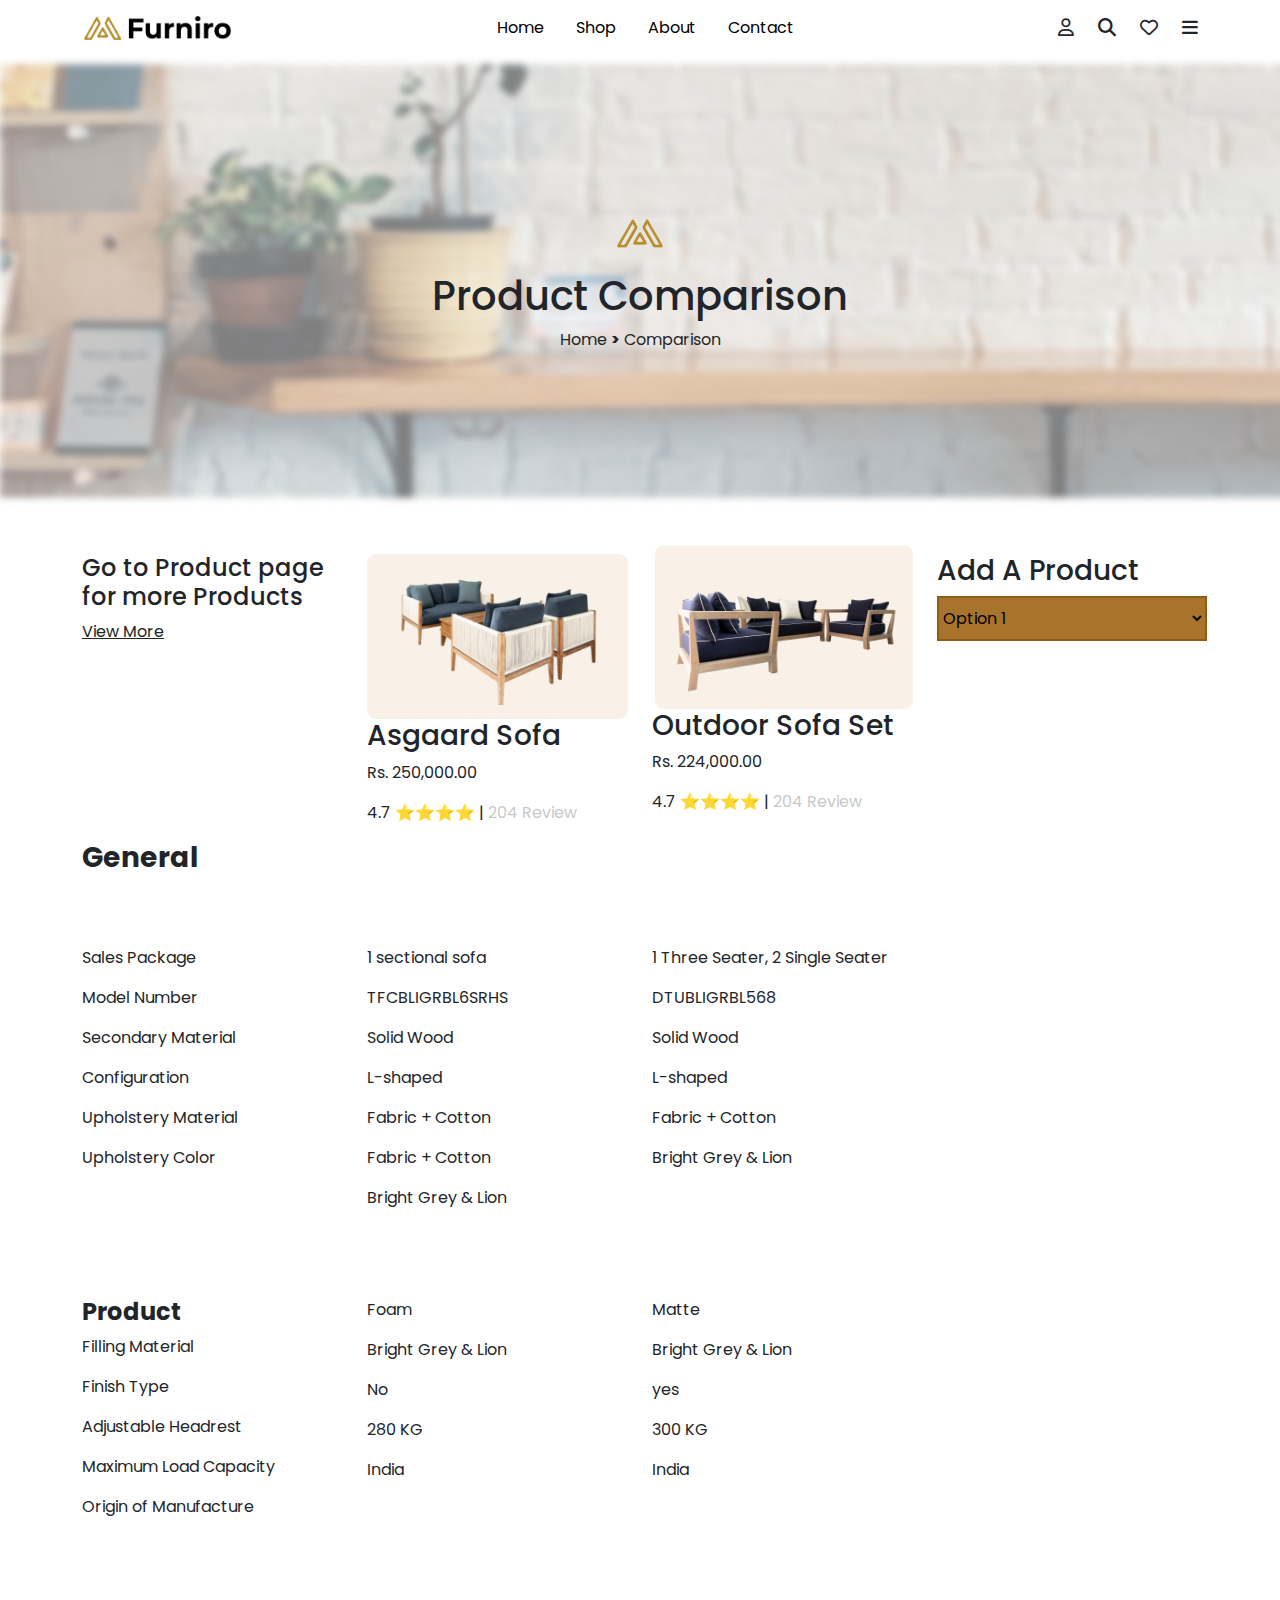
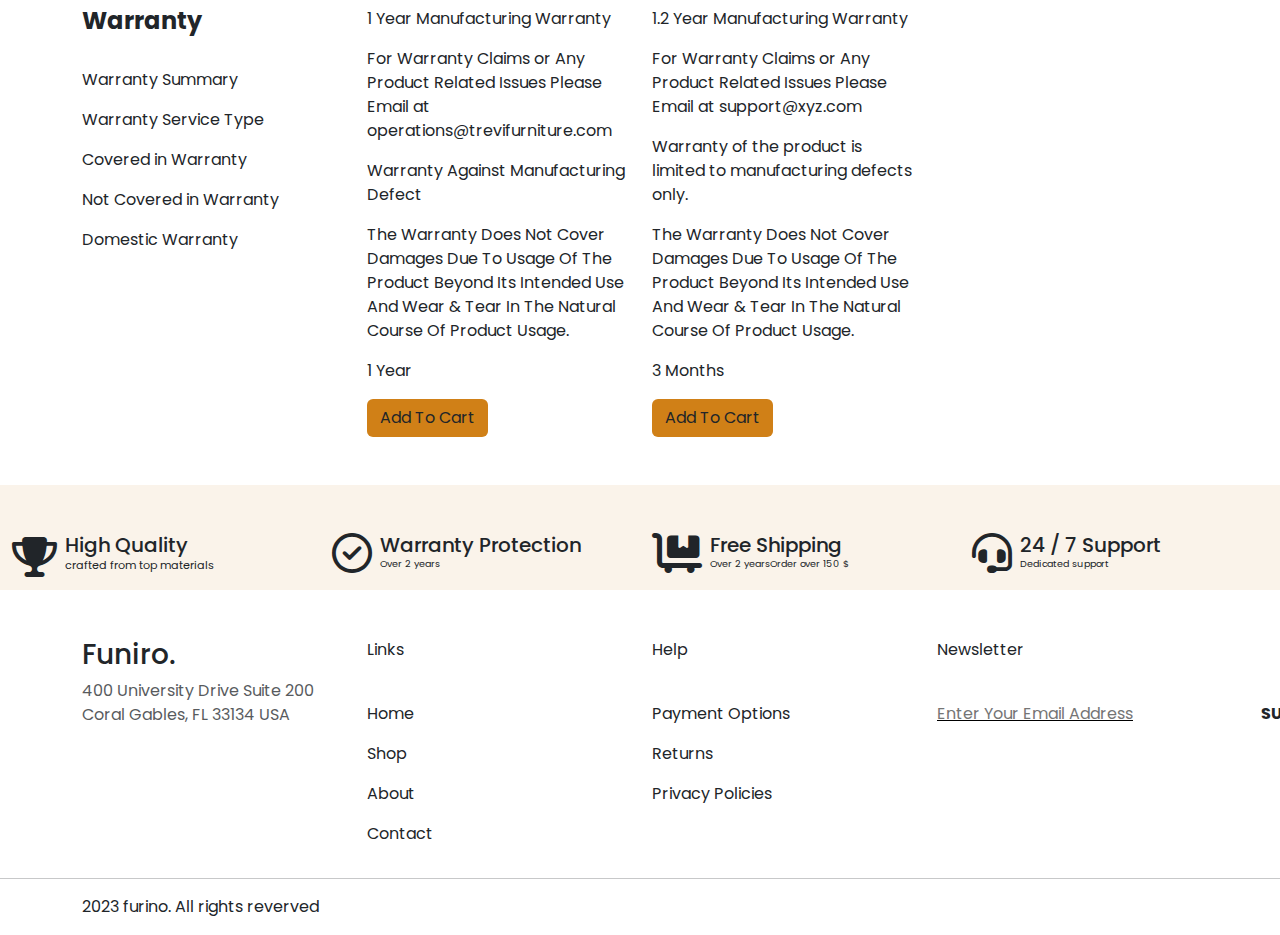
<file: Product/Product.html>
<!doctype html>
<html lang="en">

<head>
    <meta charset="utf-8">
    <meta name="viewport" content="width=device-width, initial-scale=1">
    <title>Bootstrap demo</title>
    <link rel="stylesheet" href="Product.css">
    <link rel="stylesheet" href="https://cdnjs.cloudflare.com/ajax/libs/font-awesome/6.7.2/css/all.min.css"
        integrity="sha512-Evv84Mr4kqVGRNSgIGL/F/aIDqQb7xQ2vcrdIwxfjThSH8CSR7PBEakCr51Ck+w+/U6swU2Im1vVX0SVk9ABhg=="
        crossorigin="anonymous" referrerpolicy="no-referrer" />
    <link href="https://cdn.jsdelivr.net/npm/bootstrap@5.3.3/dist/css/bootstrap.min.css" rel="stylesheet"
        integrity="sha384-QWTKZyjpPEjISv5WaRU9OFeRpok6YctnYmDr5pNlyT2bRjXh0JMhjY6hW+ALEwIH" crossorigin="anonymous">
</head>

<body>

    <nav class="navbar navbar-expand-lg">
        <div class="container">
            <img width="150px" src="./IMG/Frame 168.png" alt="Logo">
            <button class="navbar-toggler" type="button" data-bs-toggle="collapse"
                data-bs-target="#navbarSupportedContent" aria-controls="navbarSupportedContent" aria-expanded="false"
                aria-label="Toggle navigation">
                <span class="navbar-toggler-icon"></span>
            </button>
            <div class="collapse navbar-collapse" id="navbarSupportedContent">
                <ul class="navbar-nav mx-auto d-flex gap-3 mb-2 mb-lg-0">
                    <li class="nav-item">
                        <a class="nav-link active" aria-current="page" href="#">Home</a>
                    </li>
                    <li class="nav-item">
                        <a class="nav-link active" aria-current="page" href="#">Shop</a>
                    </li>
                    <li class="nav-item">
                        <a class="nav-link active" aria-current="page" href="#">About</a>
                    </li>
                    <li class="nav-item">
                        <a class="nav-link active" aria-current="page" href="#">Contact</a>
                    </li>
                </ul>
                <form class="d-flex gap-4" role="search">
                    <i class="fa-regular fa-user" style="font-size: 18px;"></i>
                    <i class="fa-solid fa-magnifying-glass" style="font-size: 18px;"></i>
                    <i class="fa-regular fa-heart" style="font-size: 18px;"></i>
                    <i class="fa-solid fa-bars" style="font-size: 18px;"></i>
                </form>
            </div>
        </div>
    </nav>

    <div class="local-img">
        <div class="">
            <div class="d-flex justify-content-center">
                <img src="./IMG/Meubel House_Logos-05.png" alt="">
            </div>
            <div class="text-center">
                <h1>Product Comparison</h1>
                <p>Home <span class="fw-bolder">></span> Comparison</p>
            </div>
        </div>
    </div>



    <div class="container">
        <div class="row">
            <div class="col-sm-12 col-md-6 col-lg-3 mt-5">
                <div>
                    <h4>Go to Product page for more Products</h4>
                    <p style="text-decoration: underline;">View More</p>
                </div>
            </div>
            <div class="col-sm-12 col-md-6 col-lg-3 mt-5">
                <div>
                    <img width="100%" src="./IMG/Group 160.png" alt="">
                    <div>
                        <h3>Asgaard Sofa</h3>
                        <p>Rs. 250,000.00</p>
                        <p>4.7 ⭐⭐⭐⭐ | <span class="opacity-25">204 Review</span></p>
                    </div>
                </div>
            </div>
            <div class="col-sm-12 col-md-6 col-lg-3 mt-2">
                <div>
                    <img width="100%" src="./IMG/Group 157.png" alt="">
                    <div>
                        <h3>Outdoor Sofa Set</h3>
                        <p>Rs. 224,000.00</p>
                        <p>4.7 ⭐⭐⭐⭐ | <span class="opacity-25">204 Review</span></p>
                    </div>
                </div>
            </div>
            <div class="col-sm-12 col-md-6 col-lg-3 mt-5">

                <div>
                    <h3>Add A Product</h3>
                    <div class="dropdown-wrapper">
                        <select class="dropdown-chevron"
                            style="background-color: rgb(168, 116, 44); border: 2px solid rgb(145, 90, 22); width: 30vh; height: 5vh;">
                            <option>Option 1</option>
                            <option>Option 2</option>
                            <option>Option 3</option>
                        </select>
                    </div>
                </div>
            </div>
        </div>
        <h3><b>General </b></h3>
    </div>

    <div class="container">
        <div class="row mt-5">
            <div class="col-sm-12 col-md-6 col-lg-3 mt-4">
                <div>
                    <p>Sales Package</p>
                    <p>Model Number</p>
                    <p>Secondary Material</p>
                    <p>Configuration</p>
                    <p>Upholstery Material</p>
                    <p>Upholstery Color</p>
                </div>
            </div>
            <div class="col-sm-12 col-md-6 col-lg-3 mt-4">
                <div>
                    <p>1 sectional sofa</p>
                    <p>TFCBLIGRBL6SRHS</p>
                    <p>Solid Wood</p>
                    <p>L-shaped</p>
                    <p>Fabric + Cotton</p>
                    <p>Fabric + Cotton</p>
                    <p>Bright Grey & Lion</p>
                </div>
            </div>
            <div class="col-sm-12 col-md-6 col-lg-3 mt-4">
                <div>
                    <p>1 Three Seater, 2 Single Seater</p>
                    <p>DTUBLIGRBL568</p>
                    <p>Solid Wood</p>
                    <p>L-shaped</p>
                    <p>Fabric + Cotton</p>
                    <p>Bright Grey & Lion</p>
                </div>
            </div>
            <div class="col-sm-12 col-md-6 col-lg-3 mt-4"></div>
        </div>
        <div class="row mt-5">
            <div class="col-sm-12 col-md-6 col-lg-3 mt-4">
                <div>
                    <h4><b>Product</b></h4>
                    <p>Filling Material</p>
                    <p>Finish Type</p>
                    <p>Adjustable Headrest</p>
                    <p>Maximum Load Capacity</p>
                    <p>Origin of Manufacture</p>
                </div>
            </div>
            <div class="col-sm-12 col-md-6 col-lg-3 mt-4">
                <div>
                    <p>Foam</p>
                    <p>Bright Grey & Lion</p>
                    <p>No</p>
                    <p>280 KG</p>
                    <p>India</p>
                </div>
            </div>
            <div class="col-sm-12 col-md-6 col-lg-3 mt-4">
                <div>
                    <p>Matte</p>
                    <p>Bright Grey & Lion</p>
                    <p>yes</p>
                    <p>300 KG</p>
                    <p>India</p>
                </div>
            </div>
            <div class="col-sm-12 col-md-6 col-lg-3 mt-4"></div>
        </div>

        <div class="row mt-5">
            <div class="col-sm-12 col-md-6 col-lg-3 mt-4">
                <div>
                    <h4><b>Warranty</b></h4> <br>
                    <p>Warranty Summary</p>
                    <p>Warranty Service
                        Type</p>
                    <p>Covered in Warranty</p>
                    <p>Not Covered in Warranty</p>
                    <p>Domestic Warranty</p>
                </div>
            </div>
            <div class="col-sm-12 col-md-6 col-lg-3 mt-4">
                <div>
                    <p>1 Year Manufacturing Warranty</p>
                    <p>For Warranty Claims or Any Product Related Issues Please Email at operations@trevifurniture.com
                    </p>
                    <p>Warranty Against Manufacturing Defect</p>
                    <p>The Warranty Does Not Cover Damages Due To Usage Of The Product Beyond Its Intended Use And Wear
                        & Tear In The Natural Course Of Product Usage.</p>
                    <p>1 Year</p>
                    <button class="btn" style="background-color: rgb(208, 128, 23);">Add To Cart</button>
                </div>
            </div>
            <div class="col-sm-12 col-md-6 col-lg-3 mt-4">
                <div>
                    <p>1.2 Year Manufacturing Warranty</p>
                    <p>For Warranty Claims or Any Product Related Issues Please Email at support@xyz.com</p>
                    <p>Warranty of the product is limited to manufacturing defects only.</p>
                    <p>The Warranty Does Not Cover Damages Due To Usage Of The Product Beyond Its Intended Use And Wear
                        & Tear In The Natural Course Of Product Usage.</p>
                    <p>3 Months</p>
                    <button class="btn" style="background-color: rgb(208, 128, 23);">Add To Cart</button>
                </div>
            </div>
            <div class="col-sm-12 col-md-6 col-lg-3 mt-4"></div>
        </div>
    </div>


    <div class="container-fluid mt-5" style="background-color: #faf3ea;">
        <div class="row mt-5">
            <div class="col-sm-12 col-md-6 col-lg-3 mt-5">
                <div class="d-flex gap-2 " style="width: 100%;">
                    <i class="fa-solid fa-trophy fa-2xl fs-1 mt-4"></i>
                    <div>
                        <h5 class="mb-0">High Quality</h5>
                        <p style="font-size: 0.7rem;">crafted from top materials</p>
                    </div>
                </div>
            </div>
            <div class="col-sm-12 col-md-6 col-lg-3 mt-5">
                <div class="d-flex gap-2" style="width: 100%;">
                    <i class="fa-regular fa-circle-check fs-1 mt-"></i>
                    <div>
                        <h5 class="mb-0">Warranty Protection</h5>
                        <p style="font-size: 0.6rem;">Over 2 years</p>
                    </div>
                </div>
            </div>
            <div class="col-sm-12 col-md-6 col-lg-3 mt-5">
                <div>
                    <div class="d-flex gap-2" style="width: 100%;">
                        <i class="fa-solid fa-cart-flatbed fs-1"></i>
                        <div>
                            <h5 class="mb-0">Free Shipping</h5>
                            <p style="font-size: 0.6rem;">Over 2 yearsOrder over 150 $</p>
                        </div>
                    </div>
                </div>

            </div>
            <div class="col-sm-12 col-md-6 col-lg-3 mt-5">
                <div class="d-flex gap-2" style="width: 100%;">
                    <i class="fa-solid fa-headset fs-1"></i>
                    <div>
                        <h5 class="mb-0">24 / 7 Support</h5>
                        <p style="font-size: 0.6rem;">Dedicated support</p>
                    </div>
                </div>
            </div>
        </div>
    </div>

    <div class="container">
        <div class="row mt-5">
            <div class="col-sm-12 col-md-6 col-lg-3">
                <div>
                    <h3>Funiro.</h3>
                    <p class="opacity-75" style="font-size: 16px;">400 University Drive Suite 200 Coral Gables,
                        FL 33134 USA</p>
                </div>
            </div>
            <div class="col-sm-12 col-md-6 col-lg-3">
                <div>
                    <p>Links</p><br>
                    <p>Home</p>
                    <p>Shop</p>
                    <p>About</p>
                    <p>Contact</p>
                </div>
            </div>
            <div class="col-sm-12 col-md-6 col-lg-3">
                <div>
                    <p>Help</p><br>
                    <p>Payment Options</p>
                    <p>Returns</p>
                    <p>Privacy Policies</p>
                </div>
            </div>
            <div class="col-sm-12 col-md-6 col-lg-3">
                <p>Newsletter</p><br>
                <div class="d-flex gap-2 tyr">
                    <input type="Email" placeholder="Enter Your Email Address">
                    <b>SUBSCRIBE</b>
                </div>
            </div>
        </div>
    </div>
    <hr>
    <div class="container">
        <p>2023 furino. All rights reverved</p>
    </div>

</body>
<script src="https://cdn.jsdelivr.net/npm/bootstrap@5.3.3/dist/js/bootstrap.bundle.min.js"
    integrity="sha384-YvpcrYf0tY3lHB60NNkmXc5s9fDVZLESaAA55NDzOxhy9GkcIdslK1eN7N6jIeHz"
    crossorigin="anonymous"></script>

</html>
</file>
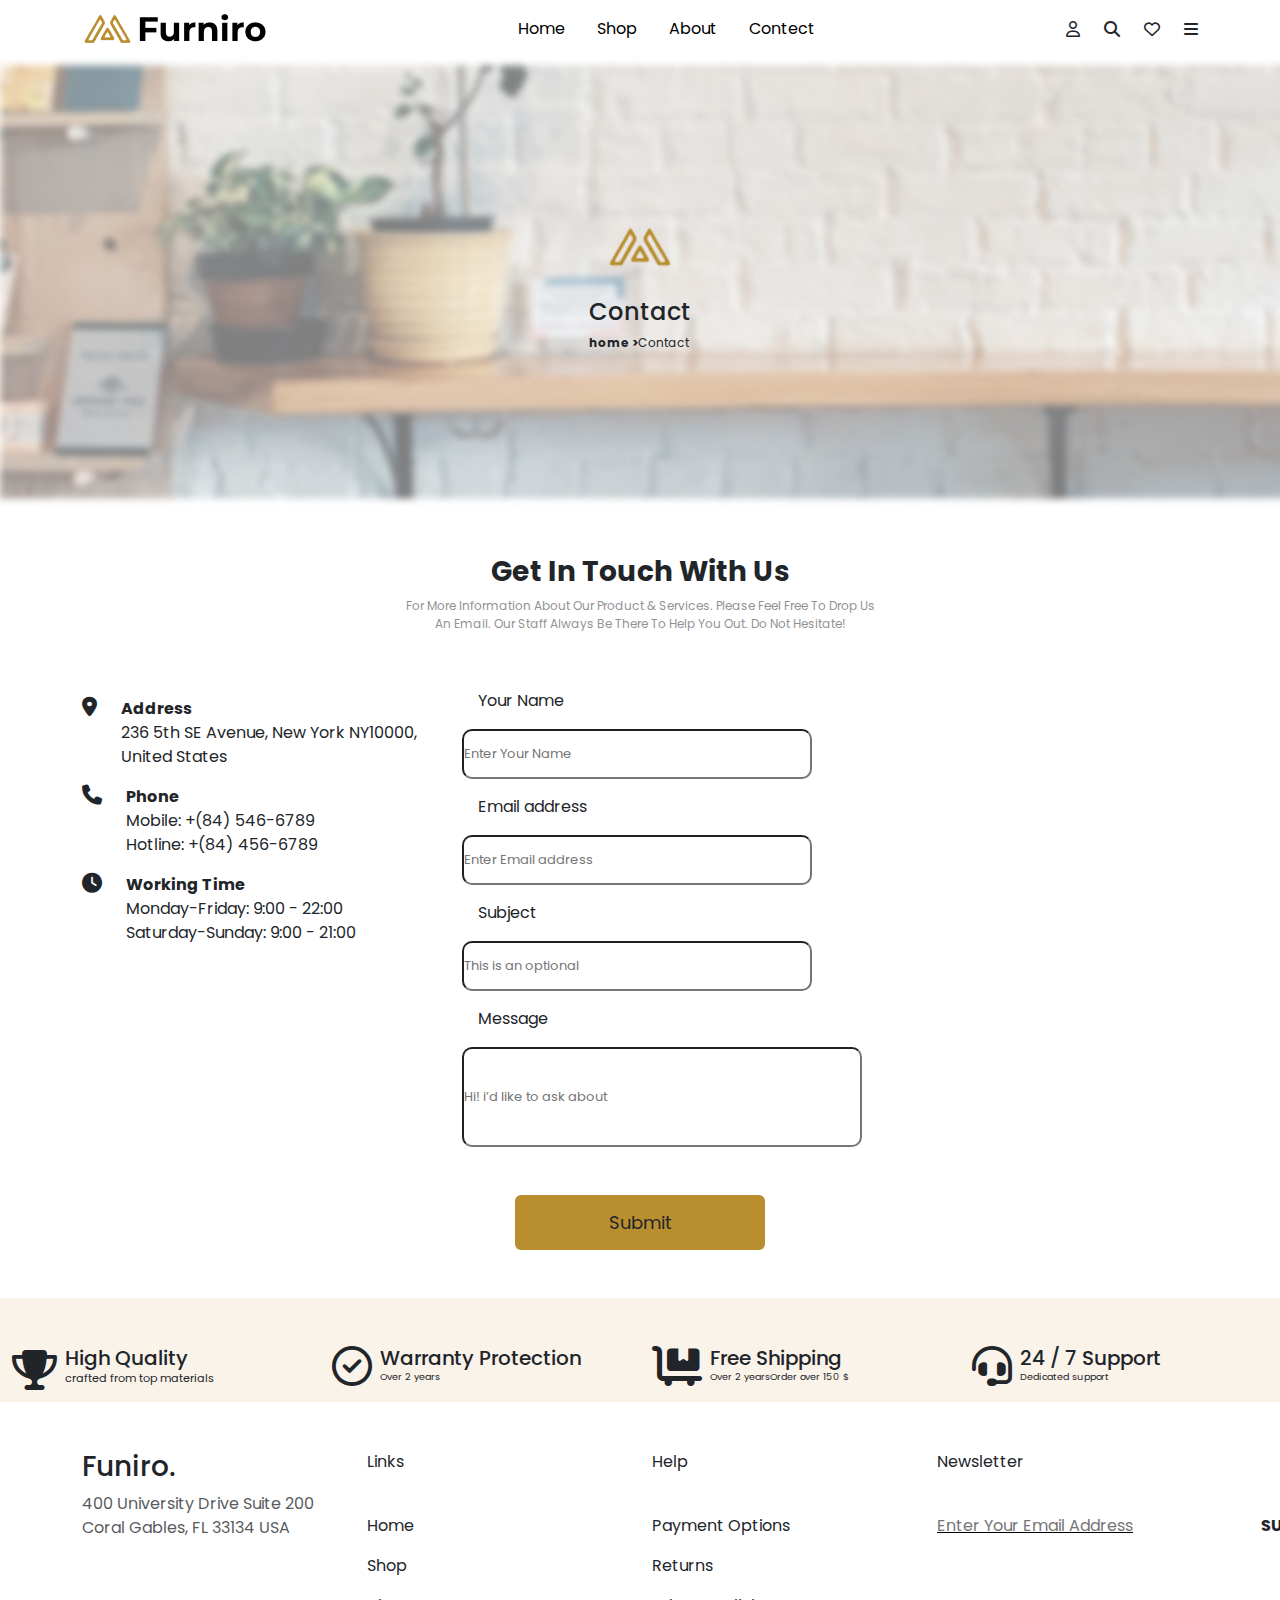
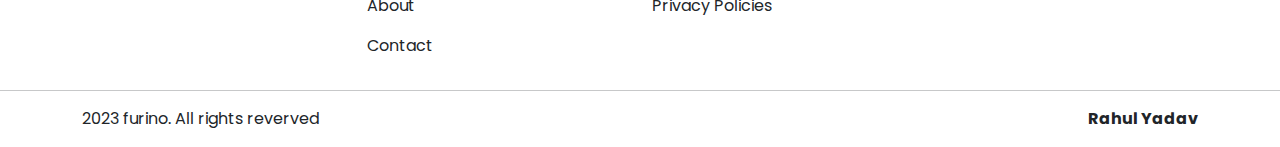
<file: raj/raj.html>
<!doctype html>
<html lang="en">

<head>
  <meta charset="utf-8">
  <meta name="viewport" content="width=device-width, initial-scale=1">
  <title>Bootstrap demo</title>
  <link rel="stylesheet" href="raj.css">
  <link rel="stylesheet" href="https://cdnjs.cloudflare.com/ajax/libs/font-awesome/6.7.2/css/all.min.css"
    integrity="sha512-Evv84Mr4kqVGRNSgIGL/F/aIDqQb7xQ2vcrdIwxfjThSH8CSR7PBEakCr51Ck+w+/U6swU2Im1vVX0SVk9ABhg=="
    crossorigin="anonymous" referrerpolicy="no-referrer" />
  <link href="https://cdn.jsdelivr.net/npm/bootstrap@5.3.3/dist/css/bootstrap.min.css" rel="stylesheet"
    integrity="sha384-QWTKZyjpPEjISv5WaRU9OFeRpok6YctnYmDr5pNlyT2bRjXh0JMhjY6hW+ALEwIH" crossorigin="anonymous">
</head>

<body>
  <nav class="navbar navbar-expand-lg">
    <div class="container">
      <img class="imgg" src="./images/Frame 168.png" alt="">
      <button class="navbar-toggler" type="button" data-bs-toggle="collapse" data-bs-target="#navbarSupportedContent"
        aria-controls="navbarSupportedContent" aria-expanded="false" aria-label="Toggle navigation">
        <span class="navbar-toggler-icon"></span>
      </button>
      <div class="collapse navbar-collapse" id="navbarSupportedContent">
        <ul class="navbar-nav mx-auto d-flex gap-3 mb-2 mb-lg-0 ">
          <li class="nav-item">
            <a class="nav-link active" aria-current="page" href="#">Home</a>
          </li>
          <li class="nav-item">
            <a class="nav-link active" aria-current="page" href="#">Shop</a>
          </li>
          <li class="nav-item">
            <a class="nav-link active" aria-current="page" href="#">About</a>
          </li>
          <li class="nav-item">
            <a class="nav-link active" aria-current="page" href="#">Contect</a>
          </li>
        </ul>
        <form class="d-flex gap-4" role="search">
          <i class="fa-regular fa-user"></i>
          <i class="fa-solid fa-magnifying-glass"></i>
          <i class="fa-regular fa-heart"></i>
          <i class="fa-solid fa-bars"></i>
        </form>
      </div>
    </div>
  </nav> 

  <div class="bgcart">
    <div>
      <div>
        <img width="100%" src="./images/Meubel House_Logos-05 (1).png" alt="">
      </div>
      <div>
        <h4>Contact</h4>
        <p style="font-size: 12px;"><span class="fw-bold">home ></span>Contact</p>
      </div>
    </div>
  </div>

  <div class="mt-5">
    <h3 class="fw-bold text-center">Get In Touch With Us</h3>
    <p style="font-size: 12px;" class="text-center opacity-50">For More Information About Our Product & Services.
      Please Feel Free To Drop Us<br> An Email. Our Staff Always Be There To Help You Out. Do Not Hesitate!</p>
  </div>


  <div class="container">
    <div class="row">
      <div class=" col-lg-4  col-md-6 col-sm-12 mt-5">
        <div>
          <div class="d-flex gap-4">
            <i class="fa-solid fa-location-dot fs-5"></i>
            <p>
              <span class="fw-bold">Address <br></span>
              236 5th SE Avenue, New York NY10000, United States
            </p>
          </div>
          <div class="d-flex gap-4">
            <i class="fa-solid fa-phone fs-5"></i>
            <div>
              <p><span class="fw-bold">Phone <br></span>Mobile: +(84) 546-6789 <br> Hotline: +(84) 456-6789</p>
            </div>
          </div>
          <div class="d-flex gap-4">
            <i class="fa-solid fa-clock fs-5"></i>
            <p>
              <span class="fw-bold">Working Time <br></span>
              Monday-Friday: 9:00 - 22:00<br>
              Saturday-Sunday: 9:00 - 21:00
            </p>
          </div>
        </div>
      </div>
      <div class="col-sm-12 col-md-6 col-lg-8 mt-4">
        <form>
          <div class="raki">
            <label class="p-3 mb-0">Your Name</label> <br>
            <input type="text" placeholder="Enter Your Name">
          </div>
          <div class="raki">
            <label class="p-3 mb-0">Email address</label> <br>
            <input type="email" placeholder="Enter Email address">
          </div>
          <div class="raki">
            <label class="p-3 mb-0">Subject</label> <br>
            <input type="text" placeholder="This is an optional">
          </div>
          <div class="raki2">
            <label class="p-3 mb-0">Message</label> <br>
            <input type="text" placeholder="Hi! i’d like to ask about">
          </div>
        </form>
      </div>
      <div class="d-flex justify-content-center mt-5">
        <button class="btn"
          style="background-color: #b88e2f; width: 250px; height: 55px; font-size: 18px;">Submit</button>
      </div>
    </div>
  </div>



  <div class="container-fluid mt-5" style="background-color: #faf3ea;">
    <div class="row mt-5">
      <div class="col-sm-12 col-md-6 col-lg-3 mt-5">
        <div class="d-flex gap-2 " style="width: 100%;">
          <i class="fa-solid fa-trophy fa-2xl fs-1 mt-4"></i>
          <div>
            <h5 class="mb-0">High Quality</h5>
            <p style="font-size: 0.7rem;">crafted from top materials</p>
          </div>
        </div>
      </div>
      <div class="col-sm-12 col-md-6 col-lg-3 mt-5">
        <div class="d-flex gap-2" style="width: 100%;">
          <i class="fa-regular fa-circle-check fs-1 mt-"></i>
          <div>
            <h5 class="mb-0">Warranty Protection</h5>
            <p style="font-size: 0.6rem;">Over 2 years</p>
          </div>
        </div>
      </div>
      <div class="col-sm-12 col-md-6 col-lg-3 mt-5">
        <div>
          <div class="d-flex gap-2" style="width: 100%;">
            <i class="fa-solid fa-cart-flatbed fs-1"></i>
            <div>
              <h5 class="mb-0">Free Shipping</h5>
              <p style="font-size: 0.6rem;">Over 2 yearsOrder over 150 $</p>
            </div>
          </div>
        </div>

      </div>
      <div class="col-sm-12 col-md-6 col-lg-3 mt-5">
        <div class="d-flex gap-2" style="width: 100%;">
          <i class="fa-solid fa-headset fs-1"></i>
          <div>
            <h5 class="mb-0" id="dfgggg">24 / 7 Support</h5>
            <p style="font-size: 0.6rem;">Dedicated support</p>
          </div>
        </div>
      </div>
    </div>
  </div>

  <div class="container">
    <div class="row mt-5">
      <div class="col-sm-12 col-md-6 col-lg-3">
        <div>
          <h3>Funiro.</h3>
          <p class="opacity-75" style="font-size: 16px;">400 University Drive Suite 200 Coral Gables,
            FL 33134 USA</p>
        </div>
      </div>
      <div class="col-sm-12 col-md-6 col-lg-3">
        <div>
          <p>Links</p><br>
          <p>Home</p>
          <p>Shop</p>
          <p>About</p>
          <p>Contact</p>
        </div>
      </div>
      <div class="col-sm-12 col-md-6 col-lg-3">
        <div>
          <p>Help</p><br>
          <p>Payment Options</p>
          <p>Returns</p>
          <p>Privacy Policies</p>
        </div>
      </div>
      <div class="col-sm-12 col-md-6 col-lg-3">
        <p>Newsletter</p><br>
        <div class="d-flex gap-2 tyr">
          <input type="Email" placeholder="Enter Your Email Address">
          <b>SUBSCRIBE</b>
        </div>
      </div>
    </div>
  </div>
  <hr>
  <div class="container d-flex justify-content-between">
    <p>2023 furino. All rights reverved</p>
    <b>Rahul Yadav</b>
  </div>
</body>
<script src="https://cdn.jsdelivr.net/npm/bootstrap@5.3.3/dist/js/bootstrap.bundle.min.js"
  integrity="sha384-YvpcrYf0tY3lHB60NNkmXc5s9fDVZLESaAA55NDzOxhy9GkcIdslK1eN7N6jIeHz" crossorigin="anonymous"></script>

</html>
</file>
<file: Home/style.css>
@import url('https://fonts.googleapis.com/css2?family=Poppins:ital,wght@0,100;0,200;0,300;0,400;0,500;0,600;0,700;0,800;0,900;1,100;1,200;1,300;1,400;1,500;1,600;1,700;1,800;1,900&display=swap');

*{
    padding: 0;
    margin: 0;
    box-sizing: border-box; 
    font-family: "Poppins", serif;
    /* overflow-x: hidden; */
}
.imgg{
    width: 140px;
}
.bg_img{
    background-image: url(./images/scandinavian-interior-mockup-wall-decal-background\ 1.png);
    width: 100%;
    overflow-x: hidden;
    height: 60vh;
    background-size: contain; 
}
.cart1{
    width: 302px;
    height: 250px;
    background-color: #fff3e3;
    padding: 25px;
    margin-top: 15vh;
    background-repeat: no-repeat;
}
.btnn{
    width: 100px;
    height: 40px;
    font-size: 13px;
    background-color: #b88e2f;
} 
.blackbtn1{
    width: 150px; 
    padding: 8px; 
    margin-left: 50px; 
    margin-top: 25px;
    border: 2px solid #b88e2f;
    background-color: #fff;
    color: #b88e2f;
}
.raj{
    width: 40px;
    height: 40px;
    border-radius: 50%;
    background-color: rgba(255, 0, 0, 0.484);
    display: flex;
    justify-content: center;
    align-items: center;
    position: absolute;
    top: 20px;
    right: 25px;
    font-size: 13px;
}
.rajj{
    width: 40px;
    height: 40px;
    border-radius: 50%; 
    background-color: aquamarine;
    display: flex;
    justify-content: center;
    align-items: center;
    position: absolute;
    top: 20px;
    right: 25px;
    font-size: 13px;
} 
.col_bg{
    background-image: url(./images/Images\ \(3\).png);
    width: 100%; 
    height: 41.6vh;
    background-size: cover;
}   
.blurr1{
    background-color: #555554b0;
    height: 60vh;
    width: 100%;
    position: absolute;
    top: 0;
    right: 0;
    opacity: 0;
    transition: all 1s ease;
}
.hoverclass:hover .blurr1{
    opacity: 1;
}
.navbar-toggler{
    box-shadow: none !important;
}
.hiwhy{
    height: 90vh;
}
.firstcol{
    width: 80%; 
}
.back-img{
    background-image: url(./images/Rectangle\ 24.png);
    width: 100%;
    height: 100vh;
    background-repeat: no-repeat;
    /* background-size: cover; */
    display: flex;
    justify-content: center;
    align-items: center;
}
.white{ 
    width: 40%;
    background-color: #ebebebd3;
}
.arrow{
    width: 40px;
    background-color: #b88e2f;
}
.colll{
    display: flex;
    justify-content: center;
    align-items: center;
    height: 80%;
}
.f3{
    width: 100%;
    height: 60vh;
    /* background-size: cover; */
} 
.tyr input{
    border: none !important;
    text-decoration: underline;
    /* margin-top: -15px; */
}

.oppo{
    display: flex;
    justify-content: end;
    align-items: end;
    height: 100%; 
}  
.oppo1{ 
    display: flex;
    justify-content: end;
    align-items: end;
    height: 100%; 
    margin-top: 5rem;
}
.oppo2{ 
    display: flex;
    justify-content: end;
    align-items: end;
    height: 100%;  
    width: 100%; 
}  












.abs-div-img{
    height: 35px;
    width: 35px;
    border-radius: 50%;
    background-color: rgba(243, 38, 38, 0.788);
    position: absolute;
    top: 15px;
    right: 10px;
    color: white;
    display: flex;
    justify-content: center;
    align-items: center ;
    font-size: 12px;
}
.abs-div-img1{
    height: 35px;
    width: 35px;
    border-radius: 50%;
    background-color: rgba(39, 185, 185, 0.945);
    position: absolute;
    top: 15px;
    right: 10px;
    color: white;
    display: flex;
    justify-content: center;
    align-items: center ;
    font-size: 12px;
}

.child-blur{
    height: 100%;
    display: flex;
    align-items: end;
}
.abs-for-blur-child{
    position: absolute !important;
    text-align: center;
    top: 0%;
    background-color: rgba(0, 0, 0, 0.346);
    height: 100%;
    width: 100%;
    /* display: none !important; */
    opacity: 0;
    color: white !important;
    transition: all 1s 0.01s ease !important;

}
.main-for-cart{
    background-color: #f4f5f7;
    position: relative;
    border-radius: 1px;
}
.main-for-cart:hover .abs-for-blur-child{
    /* display: block !important; */
    opacity: 1 !important;

}
.linethrow{
    text-decoration: line-through;
}
.img-detailes{
    margin-top: -10px;
}

.main-for-anker-tag{
    text-decoration: none;
    color: black;
}

body{
    overflow-y: hidden;
}

.loading { 
    display: flex;
    justify-content: center;
    align-items: center;
    height: 100vh;
    position: absolute;
    z-index: 999;
    background-color: white;
    width: 100%;
}









@media (max-width: 1000px) {
    .bg_img { 
        height: auto !important;
    } 
    .hiwhy{
        height: auto !important;
    }
    .oppo3{
        margin-top: 6rem !important;
    }
    
}
 
@media (max-width: 350px) {
    .cart1{   
        width: 150px !important;
        height: auto;
    }
    .tyr{
        display: flex;
        flex-wrap: wrap;
    }
}
</file>
<file: CART/cart.css>
@import url('https://fonts.googleapis.com/css2?family=Poppins:ital,wght@0,100;0,200;0,300;0,400;0,500;0,600;0,700;0,800;0,900;1,100;1,200;1,300;1,400;1,500;1,600;1,700;1,800;1,900&display=swap');
 
* {
    padding: 0;
    margin: 0;
    box-sizing: border-box;
    font-family: "Poppins", sans-serif;
}
.bgcart{
    background-image: url(images/Rectangle\ 1\ \(3\).png);
    width: 100%;
    height: 50vh;
    background-size: cover;
    background-repeat: no-repeat;
    display: flex;
    justify-content: center;
    align-items: center;
}
.navbar-toggler{
    box-shadow: none !important;
}
.you{
    display: flex;
    justify-content: space-around;
    background-color: antiquewhite;
}
.poop{
    width: 60px;
    height: 30px;
    border: 1px solid black;
    border-radius: 10px;
    display: flex;
    justify-content: center;
    align-items: center;
}
.tyr input{
    border: none;
    text-decoration: underline;
}


 


@media(max-width:700px){
    .you{
        display: flex;
        flex-wrap: wrap !important;
    }
    .hlw{
        display: flex;flex-wrap: wrap !important;
    }
}
</file>
<file: Contact/Contact.css>
@import url('https://fonts.googleapis.com/css2?family=Poppins:ital,wght@0,100;0,200;0,300;0,400;0,500;0,600;0,700;0,800;0,900;1,100;1,200;1,300;1,400;1,500;1,600;1,700;1,800;1,900&display=swap');
 
* {
    padding: 0;
    margin: 0;
    box-sizing: border-box;
    font-family: "Poppins", sans-serif;
}
.contect1{ 
    width: 423px;
    height: 500px;
    top: 246px;
    left: 206px;
    border-radius: 10px;
    background-color: #F9F1E7;
}   
.navbar-toggler{
    box-shadow: none !important;
}
.op1{
    width: 20px;
    height: 20px;
    background-color: #472ddc;
    border-radius: 50%;
}
.op{
    width: 20px;
    height: 20px;
    background-color: black;
    border-radius: 50%;
}
.op2{
    width: 20px;
    height: 20px;
    background-color: #B88E2F;
    border-radius: 50%;
}
.blackbtn1{
    width: 150px; 
    padding: 8px; 
    margin-left: 50px; 
    margin-top: 25px;
    border: 2px solid #b88e2f;
    background-color: #fff;
    color: #b88e2f;
}
.raj{
    width: 40px;
    height: 40px;
    border-radius: 50%;
    background-color: rgba(255, 0, 0, 0.484);
    display: flex;
    justify-content: center;
    align-items: center;
    position: absolute;
    top: 20px;
    right: 25px;
    font-size: 13px;
}
.rajj{
    width: 40px;
    height: 40px;
    border-radius: 50%; 
    background-color: aquamarine;
    display: flex;
    justify-content: center;
    align-items: center;
    position: absolute;
    top: 20px;
    right: 25px;
    font-size: 13px;
} 
.blurr1{
    background-color: #555554b0;
    height: 60vh;
    width: 100%;
    position: absolute;
    top: 0;
    right: 0;
    opacity: 0;
    transition: all 1s ease;
}
.hoverclass:hover .blurr1{
    opacity: 1;
}

.tyr input{
    border: none !important;
    text-decoration: underline;
    /* margin-top: -15px; */
}  








@media(max-width:750){
    .flex11{
        display: flex;
        flex-wrap: wrap;
    } 
    .btnbtn{
        width: 100%;
        height: auto !important;
    }
    .btnbtn1{
        width: 100%;
        height: 50vh !important;
    }
    .tyr{
        display: flex;
        flex-wrap: wrap;
    }
}
</file>
<file: Product/Product.css>
@import url('https://fonts.googleapis.com/css2?family=Poppins:ital,wght@0,100;0,200;0,300;0,400;0,500;0,600;0,700;0,800;0,900;1,100;1,200;1,300;1,400;1,500;1,600;1,700;1,800;1,900&display=swap');
 
* {
    padding: 0;
    margin: 0;
    box-sizing: border-box;
    font-family: "Poppins", sans-serif;
}
 
.navbar-toggler{
    box-shadow: none !important;
}
.local-img{
    background-image: url(./IMG/Rectangle\ 1\ \(2\).png);
    width: 100%;
    height: 50vh;
    background-repeat: no-repeat;
    background-size: cover;
    display: flex;
    justify-content: center;
    align-items: center;
}
.tyr input{
    border: none;
    text-decoration: underline black;
}
</file>
<file: raj/raj.css>
@import url('https://fonts.googleapis.com/css2?family=Poppins:ital,wght@0,100;0,200;0,300;0,400;0,500;0,600;0,700;0,800;0,900;1,100;1,200;1,300;1,400;1,500;1,600;1,700;1,800;1,900&display=swap');
 
* {
    padding: 0;
    margin: 0;
    box-sizing: border-box;
    font-family: "Poppins", sans-serif;
}
.bgcart{
    background-image: url(images/Rectangle\ 1\ \(3\).png);
    width: 100%;
    height: 50vh;
    background-size: cover;
    background-repeat: no-repeat;
    display: flex;
    justify-content: center;
    align-items: center;
} 
.navbar-toggler{
    box-shadow: none !important;
}
.raki input{
    width: 350px;
    height: 50px;
    border-radius: 10px;
    font-size: 13px;
}
.raki2 input{
    width: 400px;
    height: 100px;
    border-radius: 10px;
    font-size: 13px;
}
.tyr input{
    border: none !important;
    text-decoration: underline;
}










@media(max-width:450px){
    .raki2 input{
        width: 300px !important;
    }
    .raki input{
        width: 300px !important;
    }
}
</file>
